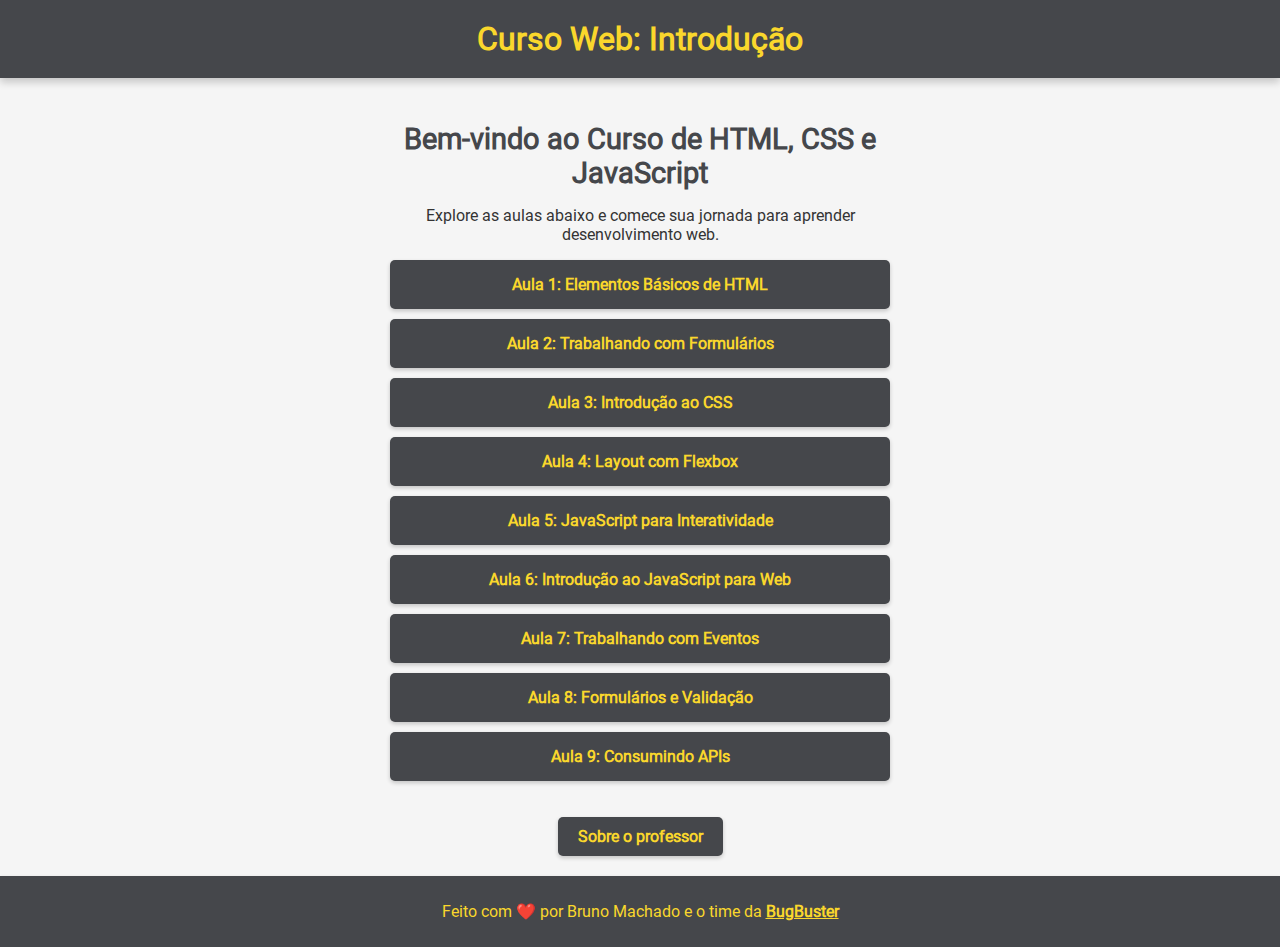
<file: index.html>
<!DOCTYPE html>
<html lang="pt-br">
  <head>
    <meta charset="UTF-8" />
    <meta name="viewport" content="width=device-width, initial-scale=1.0" />
    <title>Curso Web: Introdução</title>
    <link rel="stylesheet" href="./css/global.css" />
    <link rel="stylesheet" href="./css/components/header.css" />
    <link rel="stylesheet" href="./css/components/footer.css" />
    <link rel="stylesheet" href="./css/pages/home.css" />
  </head>
  <body>
    <nav>
      <h1>
        <a href="./index.html" class="nav-link">Curso Web: Introdução</a>
      </h1>
    </nav>
    <main>
      <section>
        <h2>Bem-vindo ao Curso de HTML, CSS e JavaScript</h2>
        <p>
          Explore as aulas abaixo e comece sua jornada para aprender
          desenvolvimento web.
        </p>
        <ul class="lesson-list">
          <li>
            <a href="./Aula1/index.html">Aula 1: Elementos Básicos de HTML</a>
          </li>
          <li>
            <a href="./Aula2/index.html">Aula 2: Trabalhando com Formulários</a>
          </li>
          <li><a href="./Aula3/index.html">Aula 3: Introdução ao CSS</a></li>
          <li><a href="./Aula4/index.html">Aula 4: Layout com Flexbox</a></li>
          <li>
            <a href="./Aula5/index.html"
              >Aula 5: JavaScript para Interatividade</a
            >
          </li>
          <li>
            <a href="./Aula6/index.html"
              >Aula 6: Introdução ao JavaScript para Web</a
            >
          </li>
          <li>
            <a href="./Aula7/index.html">Aula 7: Trabalhando com Eventos</a>
          </li>
          <li>
            <a href="./Aula8/index.html">Aula 8: Formulários e Validação</a>
          </li>
          <li><a href="./Aula9/index.html">Aula 9: Consumindo APIs</a></li>
        </ul>
        <a href="./about/index.html" class="about-link">Sobre o professor</a>
      </section>
    </main>
    <footer class="footer">
      <p>
        Feito com ❤️ por Bruno Machado e o time da
        <a href="https://brunomachadors.github.io/bugbuster/" target="_blank"
          >BugBuster</a
        >
      </p>
    </footer>
  </body>
</html>
</file>
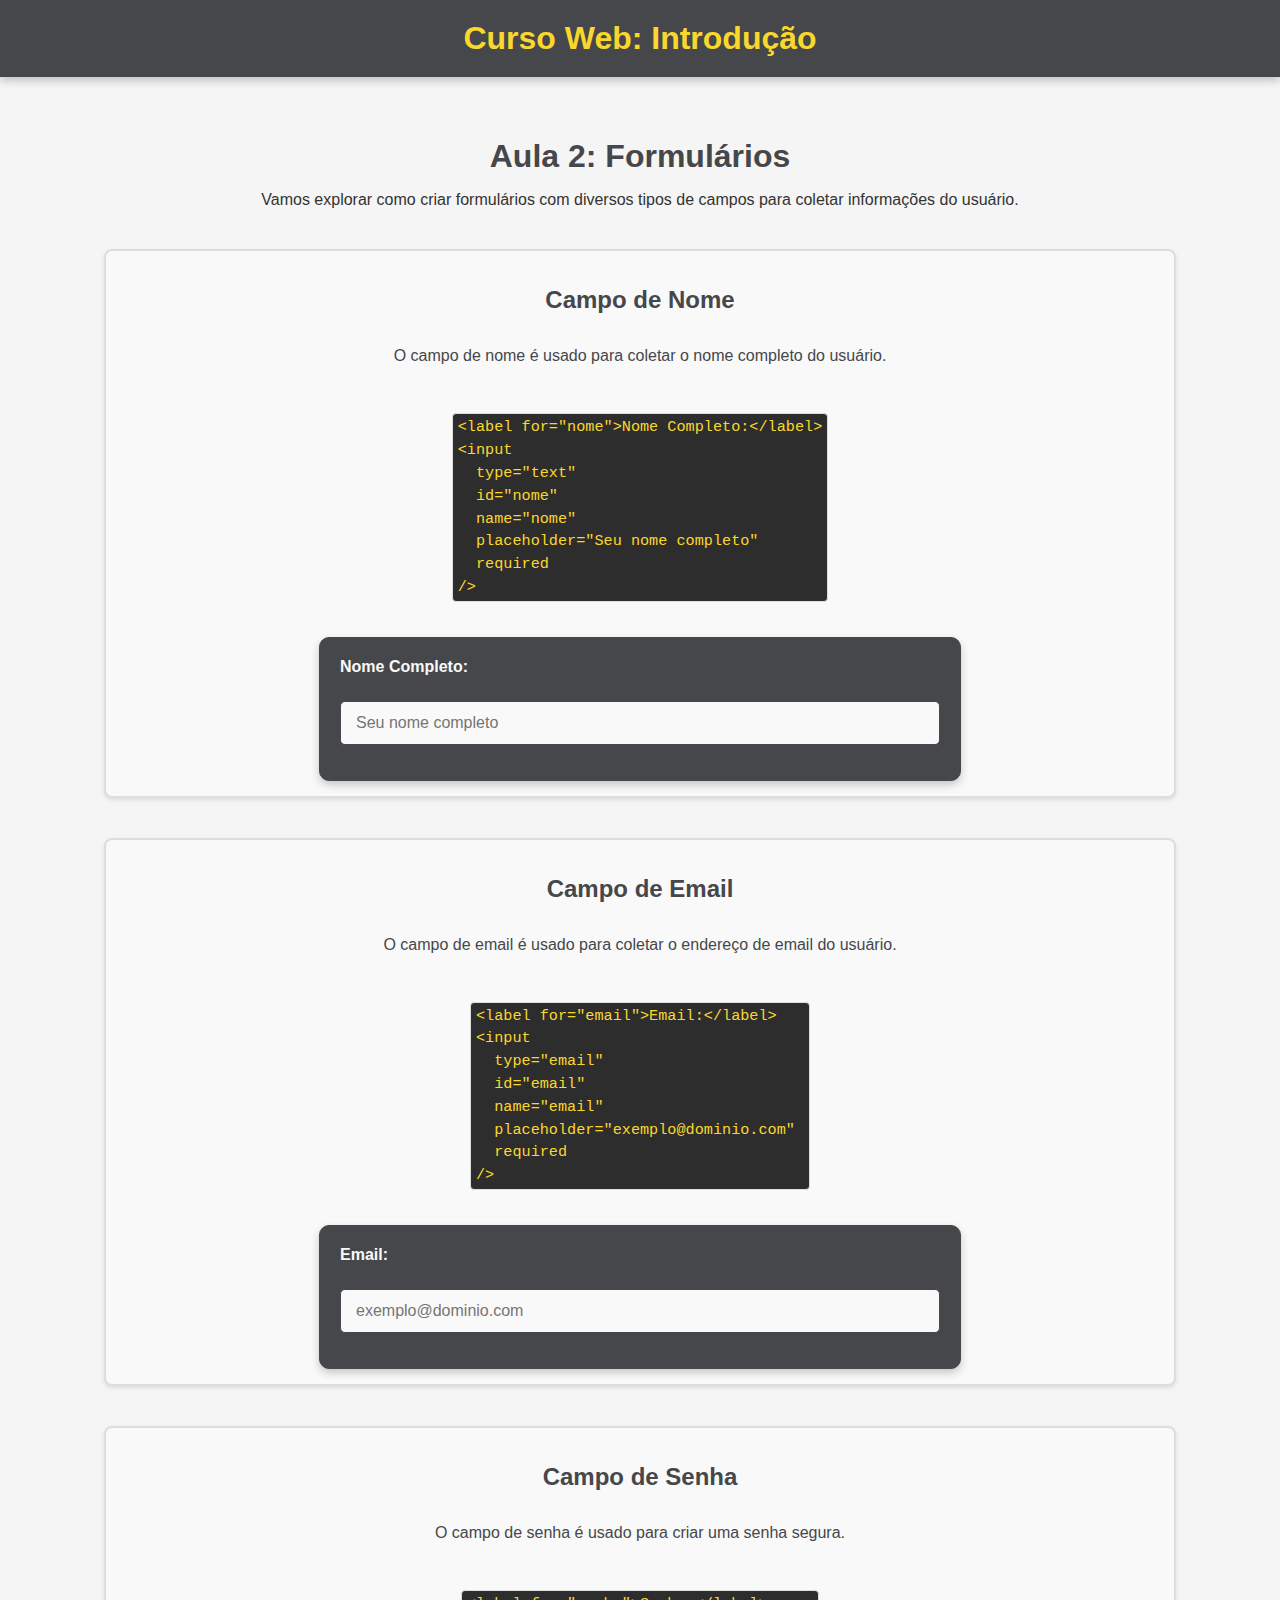
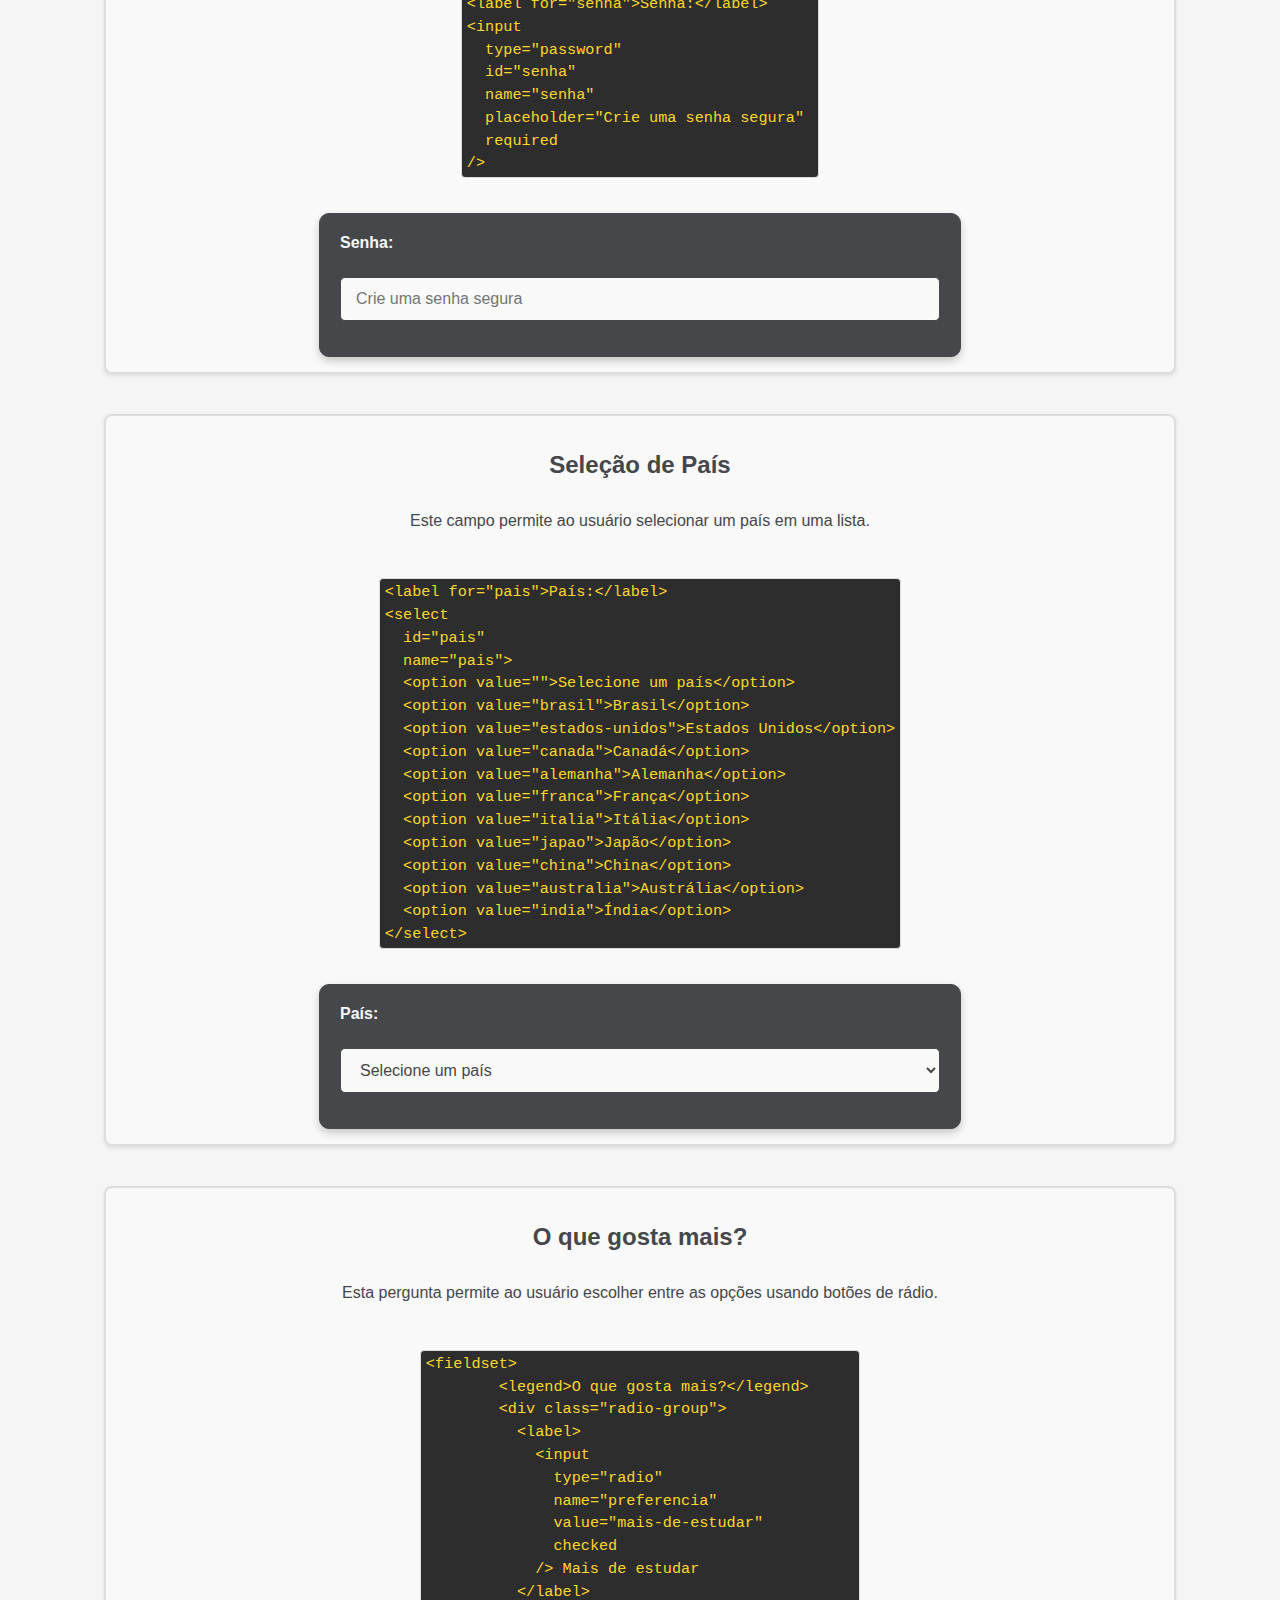
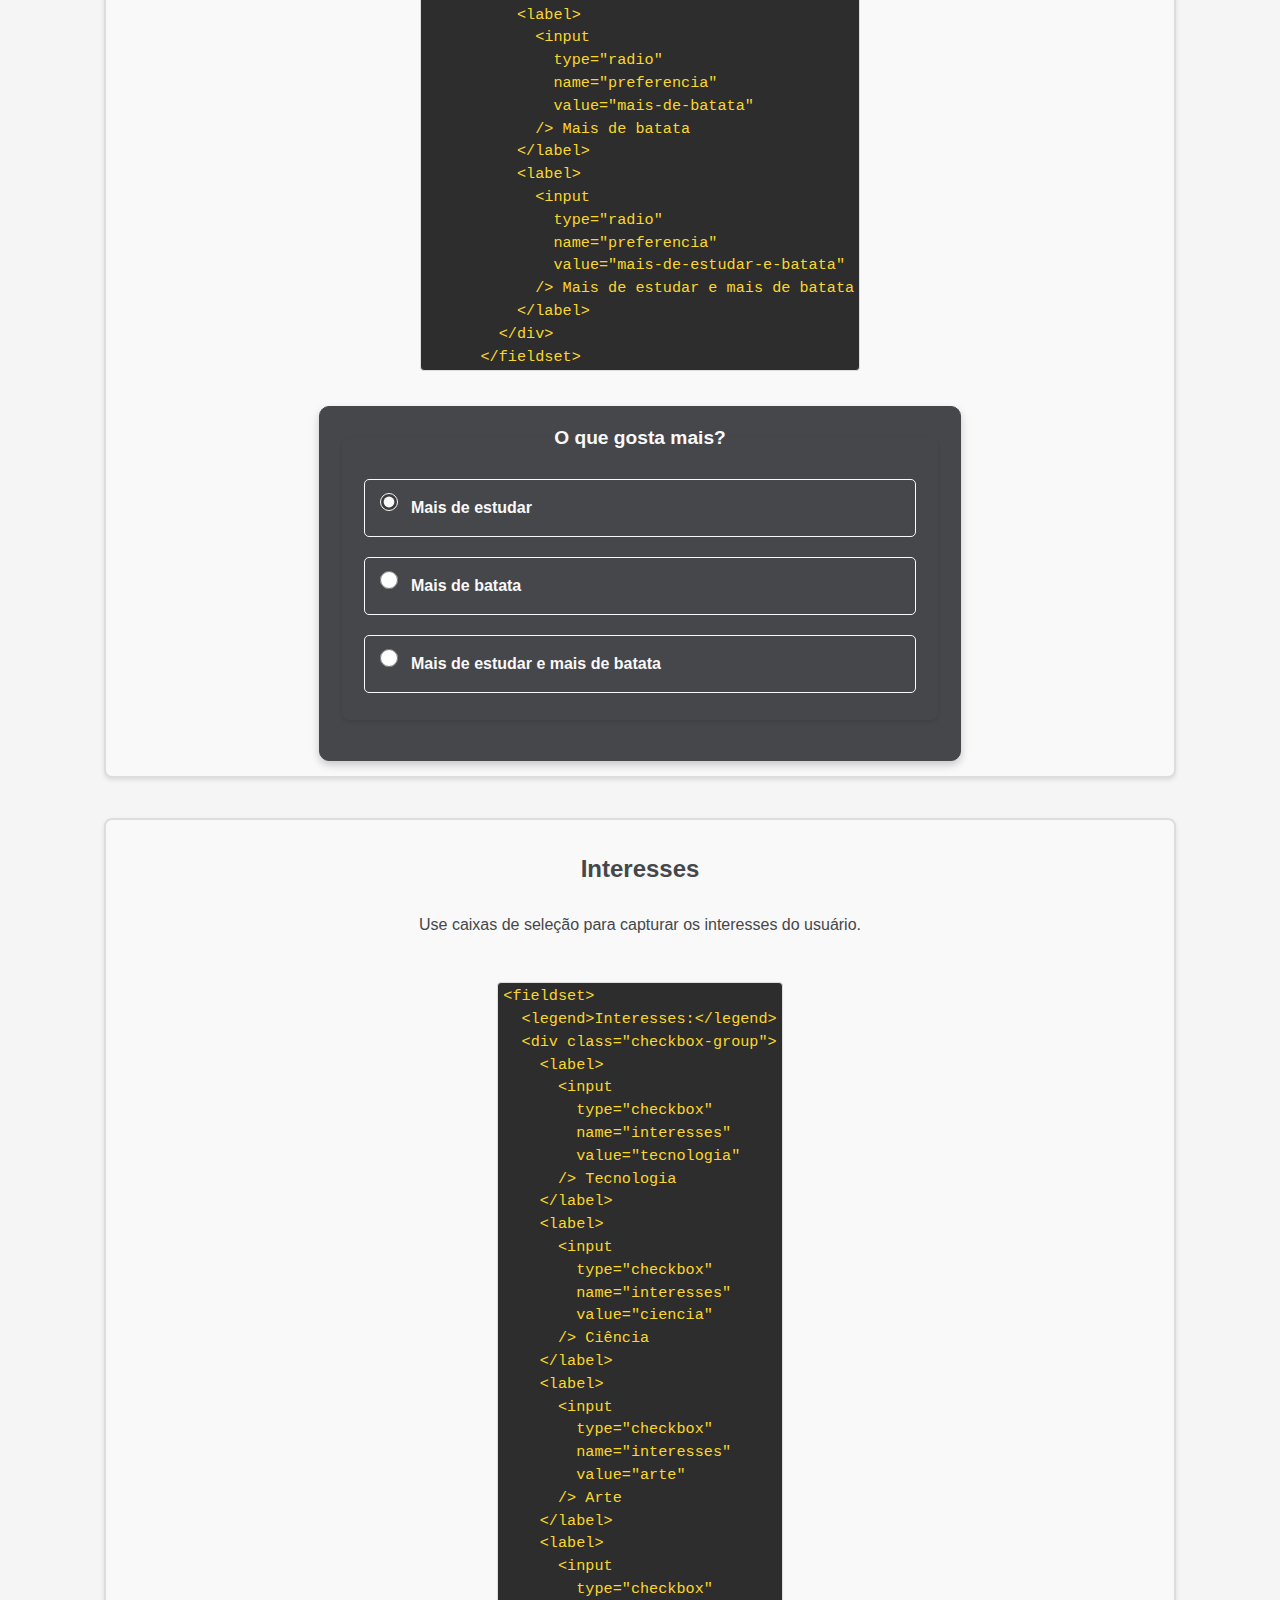
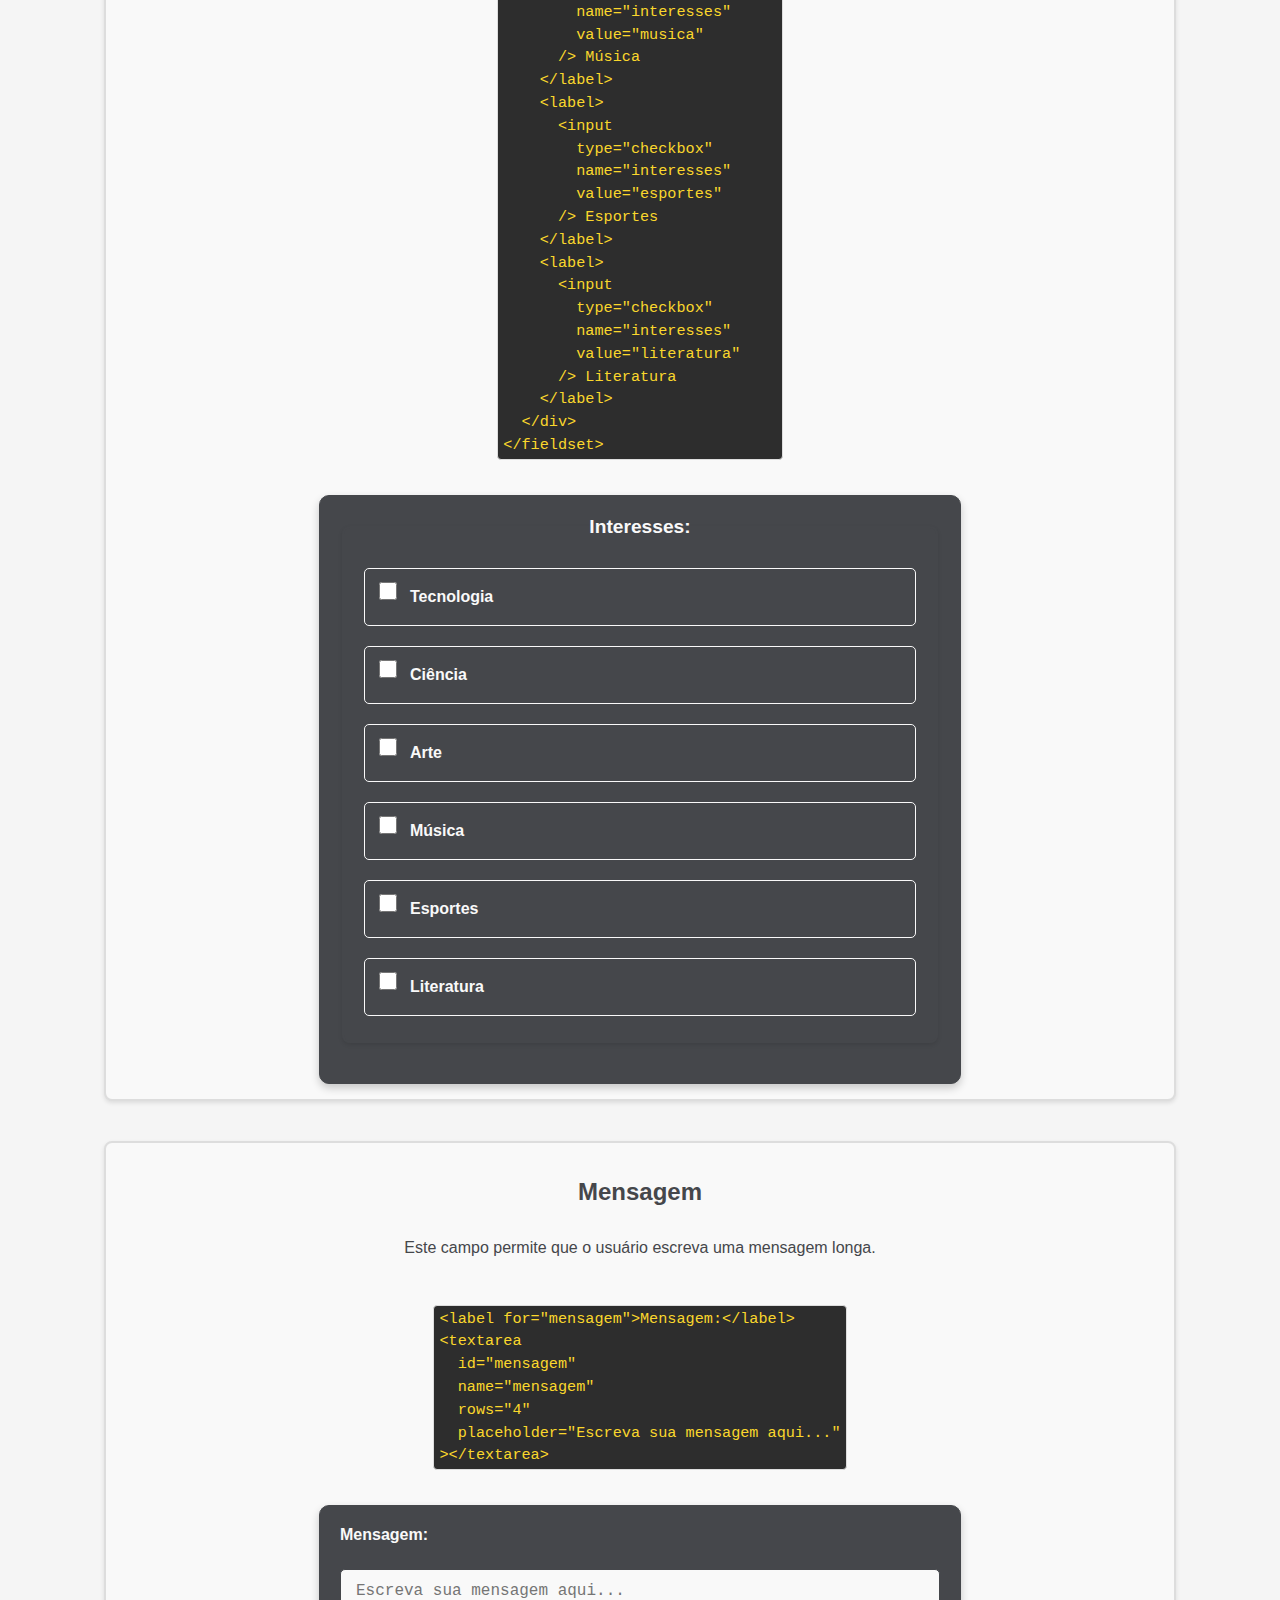
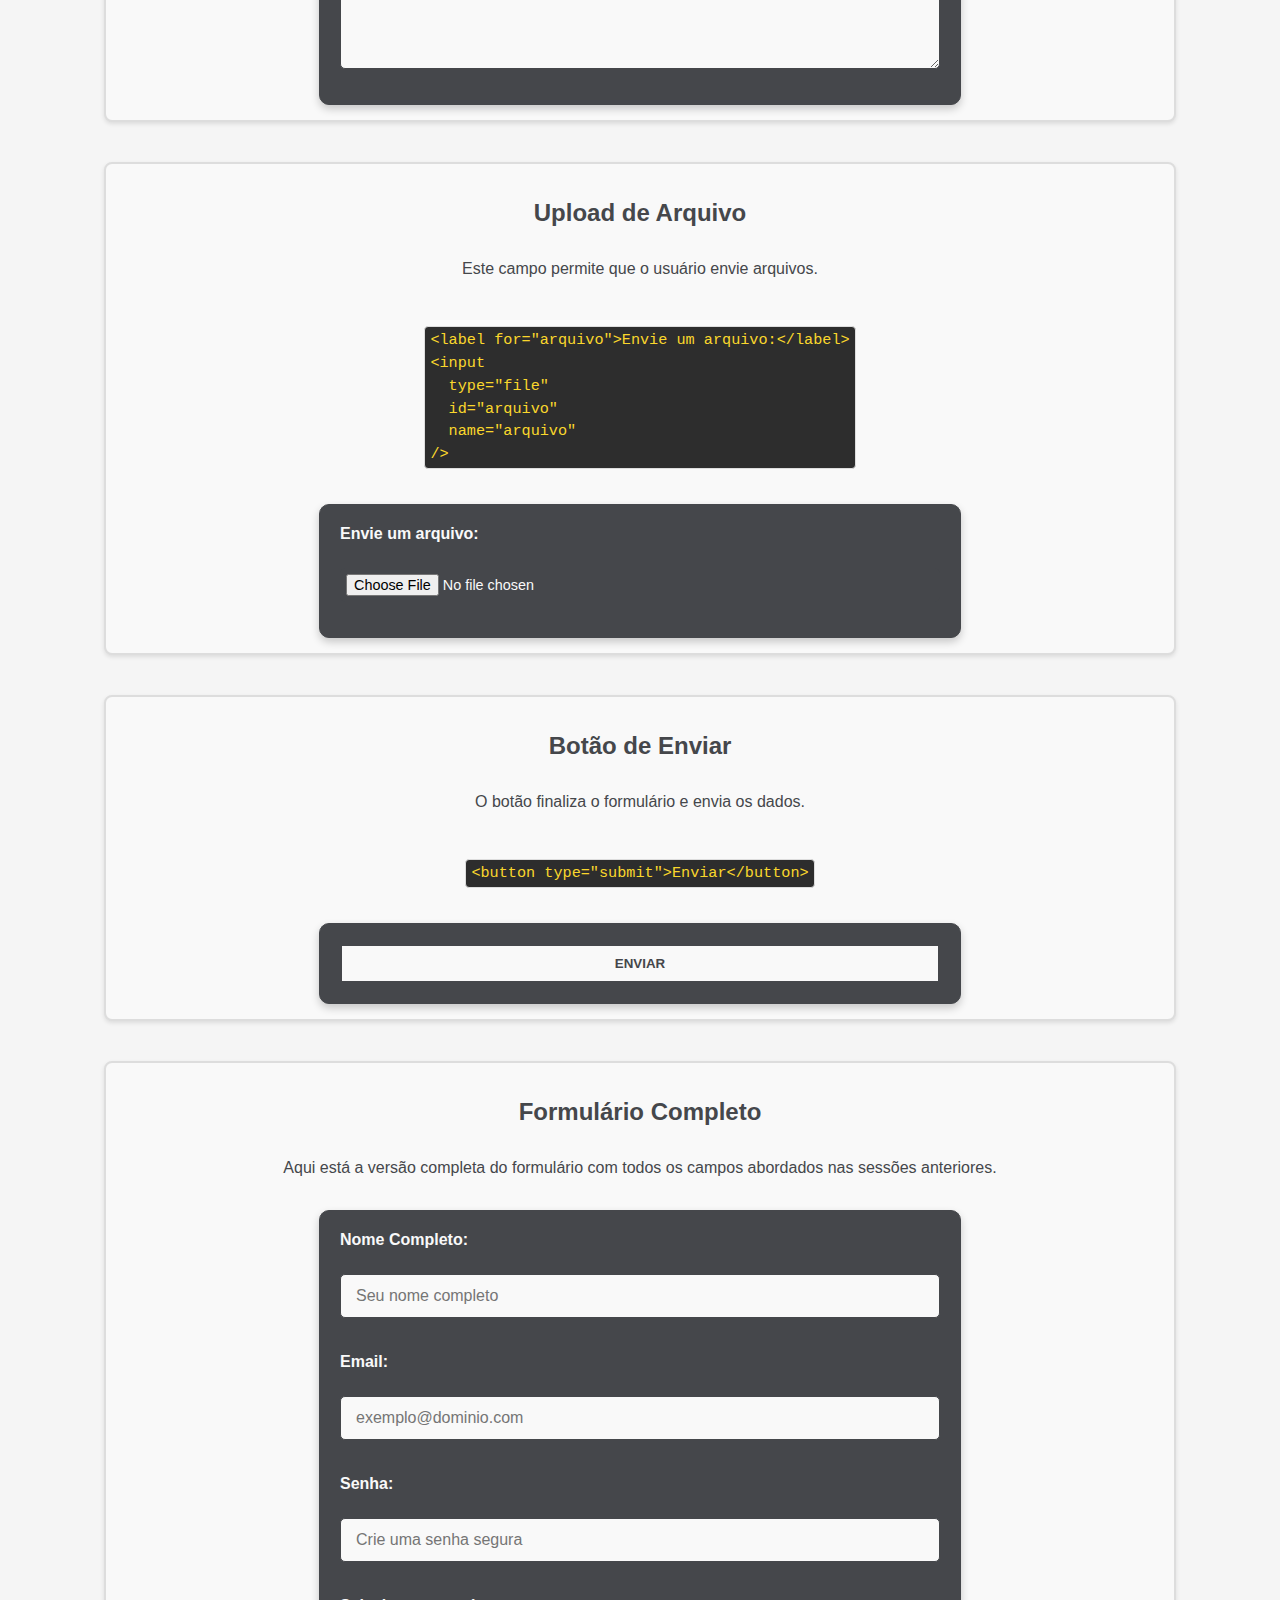
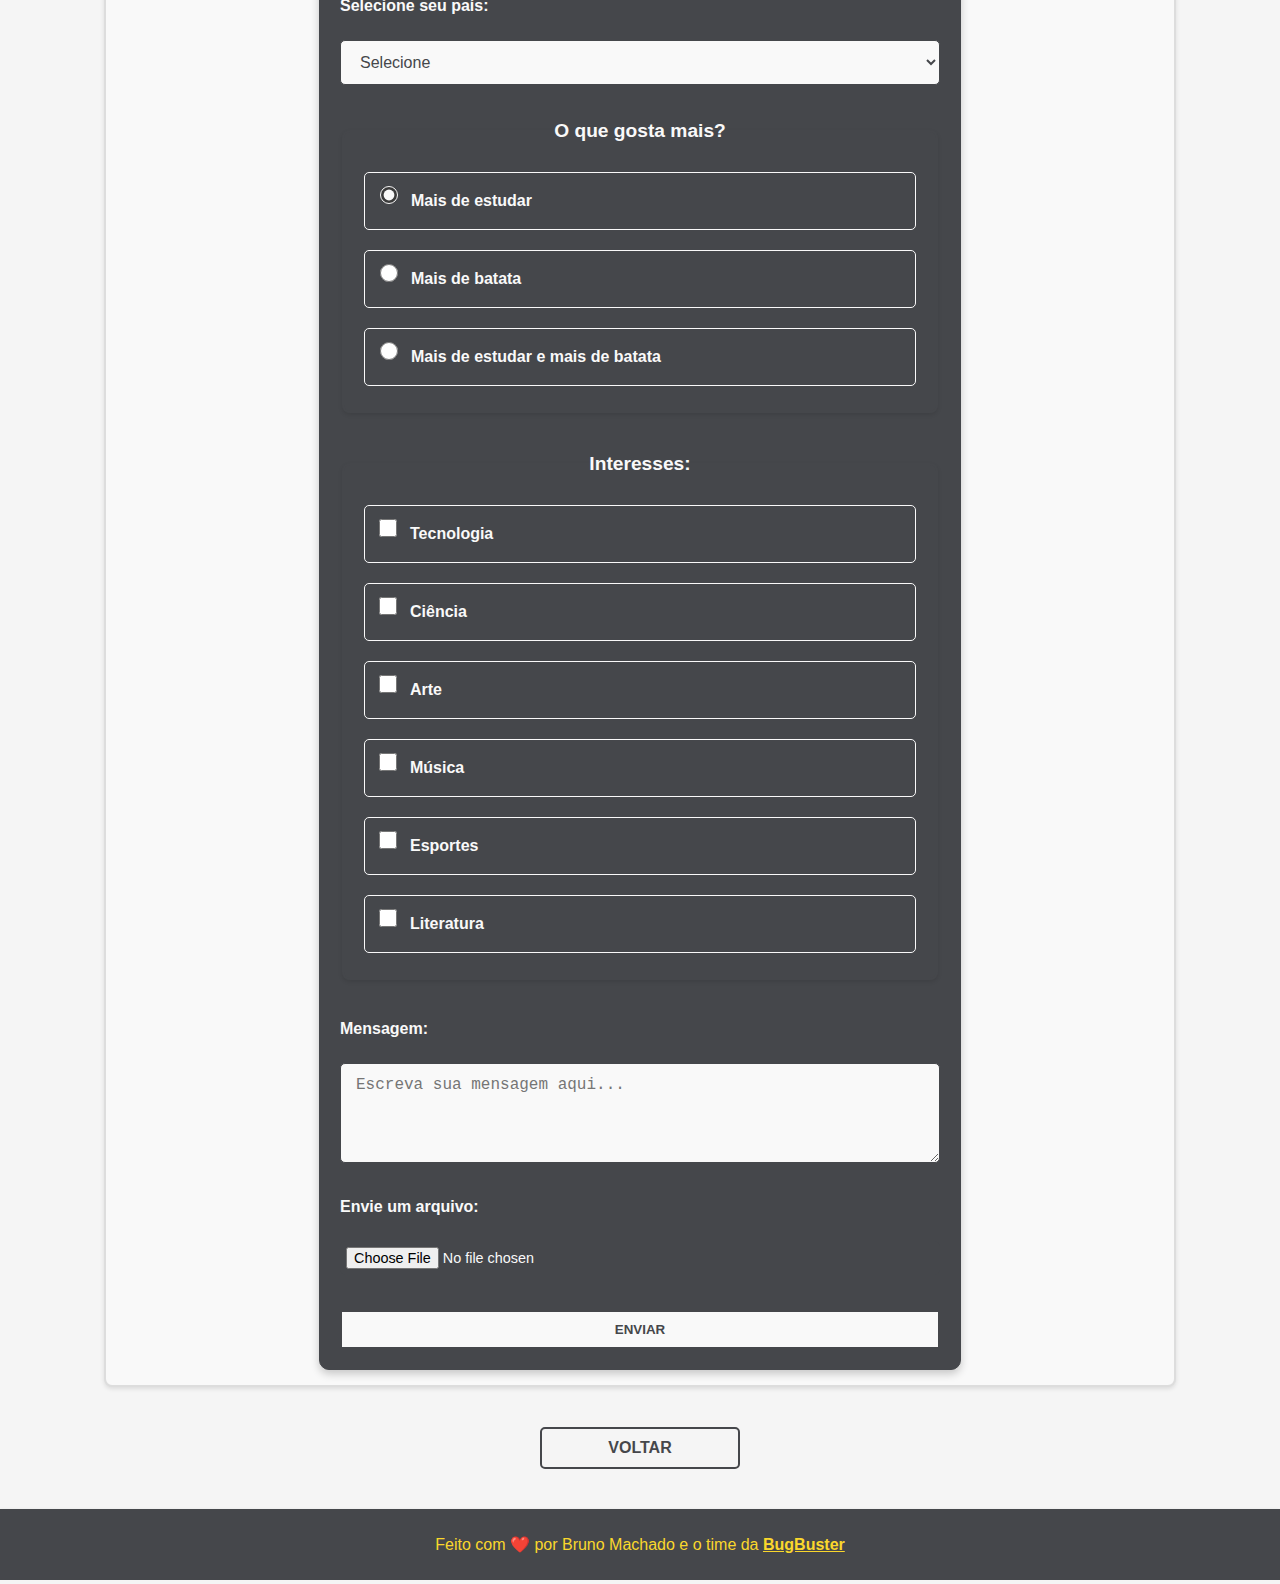
<file: Aula2/index.html>
<!DOCTYPE html>
<html lang="pt-br">
  <head>
    <meta charset="UTF-8" />
    <meta name="viewport" content="width=device-width, initial-scale=1.0" />
    <title>Aula 2: Formulários</title>
    <link rel="stylesheet" href="../css/components/header.css" />
    <link rel="stylesheet" href="../css/components/footer.css" />
    <link rel="stylesheet" href="../css/components/buttons.css" />
    <link rel="stylesheet" href="../css/lessons/lesson1.css" />
    <link rel="stylesheet" href="../css/lessons/lesson2.css" />
  </head>
  <body>
    <nav>
      <h1>
        <a href="../index.html" class="nav-link">Curso Web: Introdução</a>
      </h1>
    </nav>
    <main>
      <h1>Aula 2: Formulários</h1>
      <p>
        Vamos explorar como criar formulários com diversos tipos de campos para
        coletar informações do usuário.
      </p>

      <!-- Campo de Nome -->
      <section>
        <h2>Campo de Nome</h2>
        <div class="explanation">
          O campo de nome é usado para coletar o nome completo do usuário.
        </div>
        <pre class="code-block">
<code>&lt;label for="nome"&gt;Nome Completo:&lt;/label&gt;
&lt;input 
  type="text" 
  id="nome" 
  name="nome" 
  placeholder="Seu nome completo" 
  required 
/&gt;</code>
        </pre>
        <div class="result">
          <form>
            <label for="nome">Nome Completo:</label>
            <input
              type="text"
              id="nome"
              name="nome"
              placeholder="Seu nome completo"
              required
            />
          </form>
        </div>
      </section>

      <!-- Campo de Email -->
      <section>
        <h2>Campo de Email</h2>
        <div class="explanation">
          O campo de email é usado para coletar o endereço de email do usuário.
        </div>
        <pre class="code-block">
<code>&lt;label for="email"&gt;Email:&lt;/label&gt;
&lt;input 
  type="email" 
  id="email" 
  name="email" 
  placeholder="exemplo@dominio.com" 
  required 
/&gt;</code>
        </pre>
        <div class="result">
          <form>
            <label for="email">Email:</label>
            <input
              type="email"
              id="email"
              name="email"
              placeholder="exemplo@dominio.com"
              required
            />
          </form>
        </div>
      </section>

      <!-- Campo de Senha -->
      <section>
        <h2>Campo de Senha</h2>
        <div class="explanation">
          O campo de senha é usado para criar uma senha segura.
        </div>
        <pre class="code-block">
<code>&lt;label for="senha"&gt;Senha:&lt;/label&gt;
&lt;input 
  type="password" 
  id="senha" 
  name="senha" 
  placeholder="Crie uma senha segura" 
  required 
/&gt;</code>
        </pre>
        <div class="result">
          <form>
            <label for="senha">Senha:</label>
            <input
              type="password"
              id="senha"
              name="senha"
              placeholder="Crie uma senha segura"
              required
            />
          </form>
        </div>
      </section>

      <!-- Campo de Seleção de País -->
      <section>
        <h2>Seleção de País</h2>
        <div class="explanation">
          Este campo permite ao usuário selecionar um país em uma lista.
        </div>
        <pre class="code-block">
<code>&lt;label for="pais"&gt;País:&lt;/label&gt;
&lt;select 
  id="pais" 
  name="pais"&gt;
  &lt;option value=""&gt;Selecione um país&lt;/option&gt;
  &lt;option value="brasil"&gt;Brasil&lt;/option&gt;
  &lt;option value="estados-unidos"&gt;Estados Unidos&lt;/option&gt;
  &lt;option value="canada"&gt;Canadá&lt;/option&gt;
  &lt;option value="alemanha"&gt;Alemanha&lt;/option&gt;
  &lt;option value="franca"&gt;França&lt;/option&gt;
  &lt;option value="italia"&gt;Itália&lt;/option&gt;
  &lt;option value="japao"&gt;Japão&lt;/option&gt;
  &lt;option value="china"&gt;China&lt;/option&gt;
  &lt;option value="australia"&gt;Austrália&lt;/option&gt;
  &lt;option value="india"&gt;Índia&lt;/option&gt;
&lt;/select&gt;</code>
        </pre>
        <div class="result">
          <form>
            <label for="pais">País:</label>
            <select id="pais" name="pais">
              <option value="">Selecione um país</option>
              <option value="brasil">Brasil</option>
              <option value="estados-unidos">Estados Unidos</option>
              <option value="canada">Canadá</option>
              <option value="alemanha">Alemanha</option>
              <option value="franca">França</option>
              <option value="italia">Itália</option>
              <option value="japao">Japão</option>
              <option value="china">China</option>
              <option value="australia">Austrália</option>
              <option value="india">Índia</option>
            </select>
          </form>
        </div>
      </section>

      <!-- Gosta mais de que? -->
      <section>
        <h2>O que gosta mais?</h2>
        <div class="explanation">
          Esta pergunta permite ao usuário escolher entre as opções usando
          botões de rádio.
        </div>
        <pre class="code-block">
      <code>&lt;fieldset&gt;
        &lt;legend&gt;O que gosta mais?&lt;/legend&gt;
        &lt;div class="radio-group"&gt;
          &lt;label&gt;
            &lt;input 
              type="radio" 
              name="preferencia" 
              value="mais-de-estudar" 
              checked 
            /&gt; Mais de estudar
          &lt;/label&gt;
          &lt;label&gt;
            &lt;input 
              type="radio" 
              name="preferencia" 
              value="mais-de-batata" 
            /&gt; Mais de batata
          &lt;/label&gt;
          &lt;label&gt;
            &lt;input 
              type="radio" 
              name="preferencia" 
              value="mais-de-estudar-e-batata" 
            /&gt; Mais de estudar e mais de batata
          &lt;/label&gt;
        &lt;/div&gt;
      &lt;/fieldset&gt;</code>
        </pre>
        <div class="result">
          <form>
            <fieldset>
              <legend>O que gosta mais?</legend>
              <div class="radio-group">
                <label>
                  <input
                    type="radio"
                    name="preferencia"
                    value="mais-de-estudar"
                    checked
                  />
                  Mais de estudar
                </label>
                <label>
                  <input
                    type="radio"
                    name="preferencia"
                    value="mais-de-batata"
                  />
                  Mais de batata
                </label>
                <label>
                  <input
                    type="radio"
                    name="preferencia"
                    value="mais-de-estudar-e-batata"
                  />
                  Mais de estudar e mais de batata
                </label>
              </div>
            </fieldset>
          </form>
        </div>
      </section>

      <!-- Interesses -->
      <section>
        <h2>Interesses</h2>
        <div class="explanation">
          Use caixas de seleção para capturar os interesses do usuário.
        </div>
        <pre class="code-block">
<code>&lt;fieldset&gt;
  &lt;legend&gt;Interesses:&lt;/legend&gt;
  &lt;div class="checkbox-group"&gt;
    &lt;label&gt;
      &lt;input 
        type="checkbox" 
        name="interesses" 
        value="tecnologia" 
      /&gt; Tecnologia
    &lt;/label&gt;
    &lt;label&gt;
      &lt;input 
        type="checkbox" 
        name="interesses" 
        value="ciencia" 
      /&gt; Ciência
    &lt;/label&gt;
    &lt;label&gt;
      &lt;input 
        type="checkbox" 
        name="interesses" 
        value="arte" 
      /&gt; Arte
    &lt;/label&gt;
    &lt;label&gt;
      &lt;input 
        type="checkbox" 
        name="interesses" 
        value="musica" 
      /&gt; Música
    &lt;/label&gt;
    &lt;label&gt;
      &lt;input 
        type="checkbox" 
        name="interesses" 
        value="esportes" 
      /&gt; Esportes
    &lt;/label&gt;
    &lt;label&gt;
      &lt;input 
        type="checkbox" 
        name="interesses" 
        value="literatura" 
      /&gt; Literatura
    &lt;/label&gt;
  &lt;/div&gt;
&lt;/fieldset&gt;</code>
        </pre>
        <div class="result">
          <form>
            <fieldset>
              <legend>Interesses:</legend>
              <div class="checkbox-group">
                <label>
                  <input type="checkbox" name="interesses" value="tecnologia" />
                  Tecnologia
                </label>
                <label>
                  <input type="checkbox" name="interesses" value="ciencia" />
                  Ciência
                </label>
                <label>
                  <input type="checkbox" name="interesses" value="arte" />
                  Arte
                </label>
                <label>
                  <input type="checkbox" name="interesses" value="musica" />
                  Música
                </label>
                <label>
                  <input type="checkbox" name="interesses" value="esportes" />
                  Esportes
                </label>
                <label>
                  <input type="checkbox" name="interesses" value="literatura" />
                  Literatura
                </label>
              </div>
            </fieldset>
          </form>
        </div>
      </section>

      <!-- Mensagem -->
      <section>
        <h2>Mensagem</h2>
        <div class="explanation">
          Este campo permite que o usuário escreva uma mensagem longa.
        </div>
        <pre class="code-block">
<code>&lt;label for="mensagem"&gt;Mensagem:&lt;/label&gt;
&lt;textarea 
  id="mensagem" 
  name="mensagem" 
  rows="4" 
  placeholder="Escreva sua mensagem aqui..."
&gt;&lt;/textarea&gt;</code>
        </pre>
        <div class="result">
          <form>
            <label for="mensagem">Mensagem:</label>
            <textarea
              id="mensagem"
              name="mensagem"
              rows="4"
              placeholder="Escreva sua mensagem aqui..."
            ></textarea>
          </form>
        </div>
      </section>

      <!-- Upload de Arquivo -->
      <section>
        <h2>Upload de Arquivo</h2>
        <div class="explanation">
          Este campo permite que o usuário envie arquivos.
        </div>
        <pre class="code-block">
<code>&lt;label for="arquivo"&gt;Envie um arquivo:&lt;/label&gt;
&lt;input 
  type="file" 
  id="arquivo" 
  name="arquivo" 
/&gt;</code>
        </pre>
        <div class="result">
          <form>
            <label for="arquivo">Envie um arquivo:</label>
            <input type="file" id="arquivo" name="arquivo" />
          </form>
        </div>
      </section>

      <!-- Botão de Enviar -->
      <section>
        <h2>Botão de Enviar</h2>
        <div class="explanation">
          O botão finaliza o formulário e envia os dados.
        </div>
        <pre class="code-block">
<code>&lt;button type="submit"&gt;Enviar&lt;/button&gt;</code>
        </pre>
        <div class="result">
          <form>
            <button type="submit">Enviar</button>
          </form>
        </div>
      </section>

      <section>
        <h2>Formulário Completo</h2>
        <div class="explanation">
          Aqui está a versão completa do formulário com todos os campos
          abordados nas sessões anteriores.
        </div>
        <div class="result">
          <form action="#" method="POST">
            <label for="nome">Nome Completo:</label>
            <input
              type="text"
              id="nome"
              name="nome"
              placeholder="Seu nome completo"
              required
            />

            <label for="email">Email:</label>
            <input
              type="email"
              id="email"
              name="email"
              placeholder="exemplo@dominio.com"
              required
            />

            <label for="senha">Senha:</label>
            <input
              type="password"
              id="senha"
              name="senha"
              placeholder="Crie uma senha segura"
              required
            />

            <label for="pais">Selecione seu país:</label>
            <select id="pais" name="pais" required>
              <option value="">Selecione</option>
              <option value="brasil">Brasil</option>
              <option value="portugal">Portugal</option>
              <option value="eua">Estados Unidos</option>
              <option value="canada">Canadá</option>
              <option value="japao">Japão</option>
              <option value="alemanha">Alemanha</option>
              <option value="franca">França</option>
              <option value="india">Índia</option>
              <option value="china">China</option>
              <option value="australia">Austrália</option>
            </select>

            <fieldset>
              <legend>O que gosta mais?</legend>
              <div class="radio-group">
                <label>
                  <input
                    type="radio"
                    name="preferencia"
                    value="mais-de-estudar"
                    checked
                  />
                  Mais de estudar
                </label>
                <label>
                  <input
                    type="radio"
                    name="preferencia"
                    value="mais-de-batata"
                  />
                  Mais de batata
                </label>
                <label>
                  <input
                    type="radio"
                    name="preferencia"
                    value="mais-de-estudar-e-batata"
                  />
                  Mais de estudar e mais de batata
                </label>
              </div>
            </fieldset>

            <fieldset>
              <legend>Interesses:</legend>
              <div class="checkbox-group">
                <label>
                  <input type="checkbox" name="interesses" value="tecnologia" />
                  Tecnologia
                </label>
                <label>
                  <input type="checkbox" name="interesses" value="ciencia" />
                  Ciência
                </label>
                <label>
                  <input type="checkbox" name="interesses" value="arte" />
                  Arte
                </label>
                <label>
                  <input type="checkbox" name="interesses" value="musica" />
                  Música
                </label>
                <label>
                  <input type="checkbox" name="interesses" value="esportes" />
                  Esportes
                </label>
                <label>
                  <input type="checkbox" name="interesses" value="literatura" />
                  Literatura
                </label>
              </div>
            </fieldset>

            <label for="mensagem">Mensagem:</label>
            <textarea
              id="mensagem"
              name="mensagem"
              rows="4"
              placeholder="Escreva sua mensagem aqui..."
            ></textarea>

            <label for="arquivo">Envie um arquivo:</label>
            <input type="file" id="arquivo" name="arquivo" />

            <button type="submit">Enviar</button>
          </form>
        </div>
      </section>

      <button
        onclick="window.location.href='../index.html'"
        class="button outlined"
      >
        Voltar
      </button>
    </main>
    <footer class="footer">
      <p>
        Feito com ❤️ por Bruno Machado e o time da
        <a href="https://brunomachadors.github.io/bugbuster/" target="_blank"
          >BugBuster</a
        >
      </p>
    </footer>
  </body>
</html>
</file>
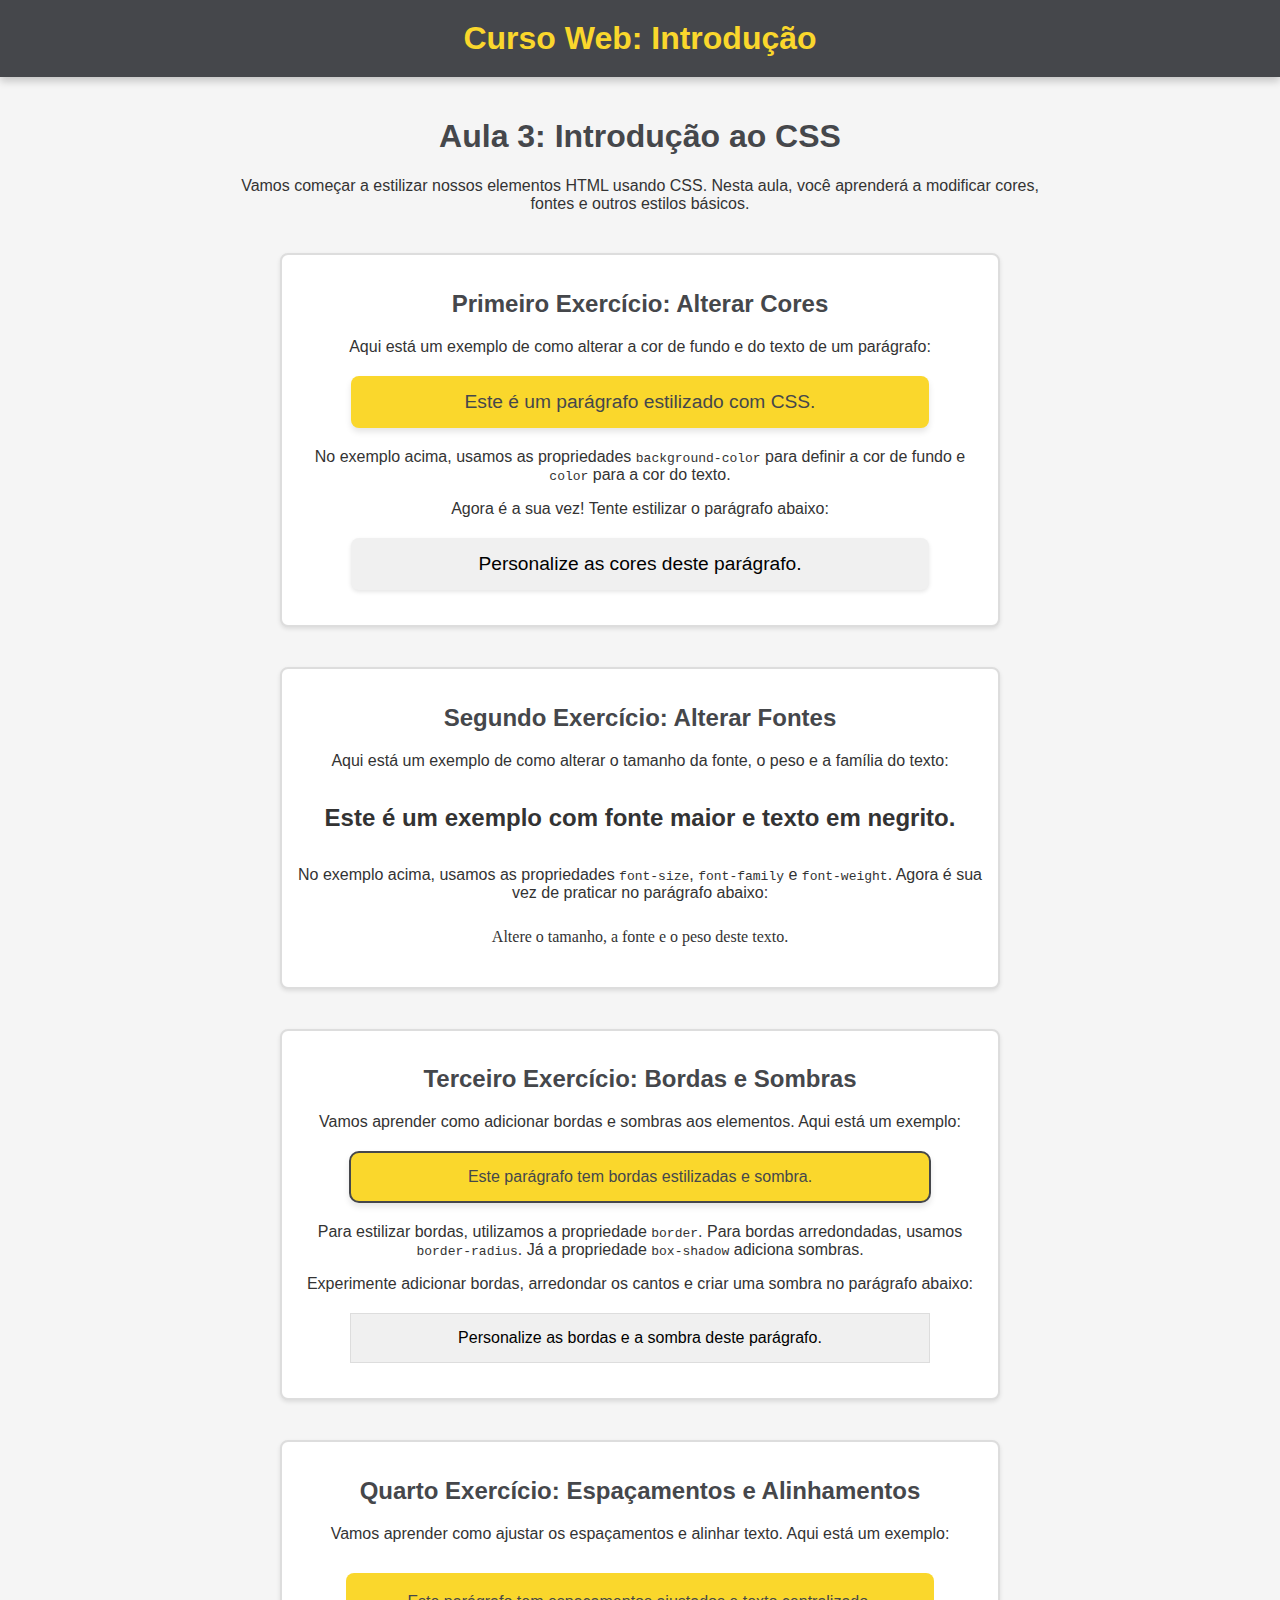
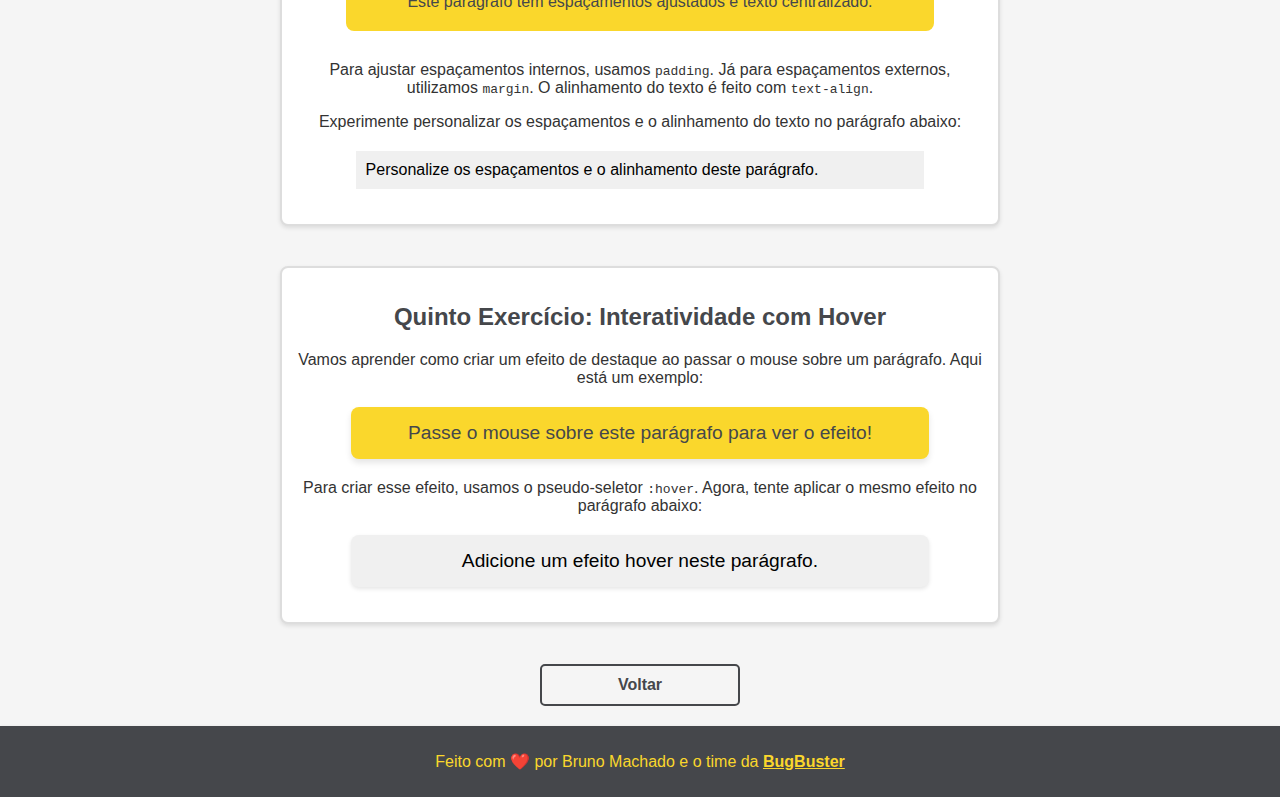
<file: Aula3/index.html>
<!DOCTYPE html>
<html lang="pt-br">
  <head>
    <meta charset="UTF-8" />
    <meta name="viewport" content="width=device-width, initial-scale=1.0" />
    <title>Aula 3: Introdução ao CSS</title>
    <link rel="stylesheet" href="../css/components/header.css" />
    <link rel="stylesheet" href="../css/components/footer.css" />
    <link rel="stylesheet" href="../css/components/buttons.css" />
    <link rel="stylesheet" href="../css/lessons/lesson3.css" />
  </head>
  <body>
    <nav>
      <h1>
        <a href="../index.html" class="nav-link">Curso Web: Introdução</a>
      </h1>
    </nav>
    <main>
      <h1>Aula 3: Introdução ao CSS</h1>
      <p>
        Vamos começar a estilizar nossos elementos HTML usando CSS. Nesta aula,
        você aprenderá a modificar cores, fontes e outros estilos básicos.
      </p>

      <section>
        <h2>Primeiro Exercício: Alterar Cores</h2>
        <p>
          Aqui está um exemplo de como alterar a cor de fundo e do texto de um
          parágrafo:
        </p>
        <div class="example">
          <p id="styled-paragraph">Este é um parágrafo estilizado com CSS.</p>
        </div>
        <p>
          No exemplo acima, usamos as propriedades
          <code>background-color</code> para definir a cor de fundo e
          <code>color</code> para a cor do texto.
        </p>
        <p>Agora é a sua vez! Tente estilizar o parágrafo abaixo:</p>
        <div class="exercise">
          <p id="exercise-paragraph">Personalize as cores deste parágrafo.</p>
        </div>
      </section>

      <section>
        <h2>Segundo Exercício: Alterar Fontes</h2>
        <p>
          Aqui está um exemplo de como alterar o tamanho da fonte, o peso e a
          família do texto:
        </p>
        <div class="example">
          <p id="styled-font">
            Este é um exemplo com fonte maior e texto em negrito.
          </p>
        </div>
        <p>
          No exemplo acima, usamos as propriedades <code>font-size</code>,
          <code>font-family</code> e <code>font-weight</code>. Agora é sua vez
          de praticar no parágrafo abaixo:
        </p>
        <div class="exercise">
          <p id="exercise-font">
            Altere o tamanho, a fonte e o peso deste texto.
          </p>
        </div>
      </section>

      <section>
        <h2>Terceiro Exercício: Bordas e Sombras</h2>
        <p>
          Vamos aprender como adicionar bordas e sombras aos elementos. Aqui
          está um exemplo:
        </p>
        <div class="example">
          <p id="styled-border">
            Este parágrafo tem bordas estilizadas e sombra.
          </p>
        </div>
        <p>
          Para estilizar bordas, utilizamos a propriedade <code>border</code>.
          Para bordas arredondadas, usamos <code>border-radius</code>. Já a
          propriedade <code>box-shadow</code> adiciona sombras.
        </p>
        <p>
          Experimente adicionar bordas, arredondar os cantos e criar uma sombra
          no parágrafo abaixo:
        </p>
        <div class="exercise">
          <p id="exercise-border">
            Personalize as bordas e a sombra deste parágrafo.
          </p>
        </div>
      </section>

      <section>
        <h2>Quarto Exercício: Espaçamentos e Alinhamentos</h2>
        <p>
          Vamos aprender como ajustar os espaçamentos e alinhar texto. Aqui está
          um exemplo:
        </p>
        <div class="example">
          <p id="styled-spacing">
            Este parágrafo tem espaçamentos ajustados e texto centralizado.
          </p>
        </div>
        <p>
          Para ajustar espaçamentos internos, usamos <code>padding</code>. Já
          para espaçamentos externos, utilizamos <code>margin</code>. O
          alinhamento do texto é feito com <code>text-align</code>.
        </p>
        <p>
          Experimente personalizar os espaçamentos e o alinhamento do texto no
          parágrafo abaixo:
        </p>
        <div class="exercise">
          <p id="exercise-spacing">
            Personalize os espaçamentos e o alinhamento deste parágrafo.
          </p>
        </div>
      </section>

      <section>
        <h2>Quinto Exercício: Interatividade com Hover</h2>
        <p>
          Vamos aprender como criar um efeito de destaque ao passar o mouse
          sobre um parágrafo. Aqui está um exemplo:
        </p>
        <div class="example">
          <p id="styled-hover">
            Passe o mouse sobre este parágrafo para ver o efeito!
          </p>
        </div>
        <p>
          Para criar esse efeito, usamos o pseudo-seletor <code>:hover</code>.
          Agora, tente aplicar o mesmo efeito no parágrafo abaixo:
        </p>
        <div class="exercise">
          <p id="exercise-hover">Adicione um efeito hover neste parágrafo.</p>
        </div>
      </section>

      <button
        onclick="window.location.href='../index.html'"
        class="button outlined"
      >
        Voltar
      </button>
    </main>
    <footer class="footer">
      <p>
        Feito com ❤️ por Bruno Machado e o time da
        <a href="https://brunomachadors.github.io/bugbuster/" target="_blank"
          >BugBuster</a
        >
      </p>
    </footer>
  </body>
</html>
</file>
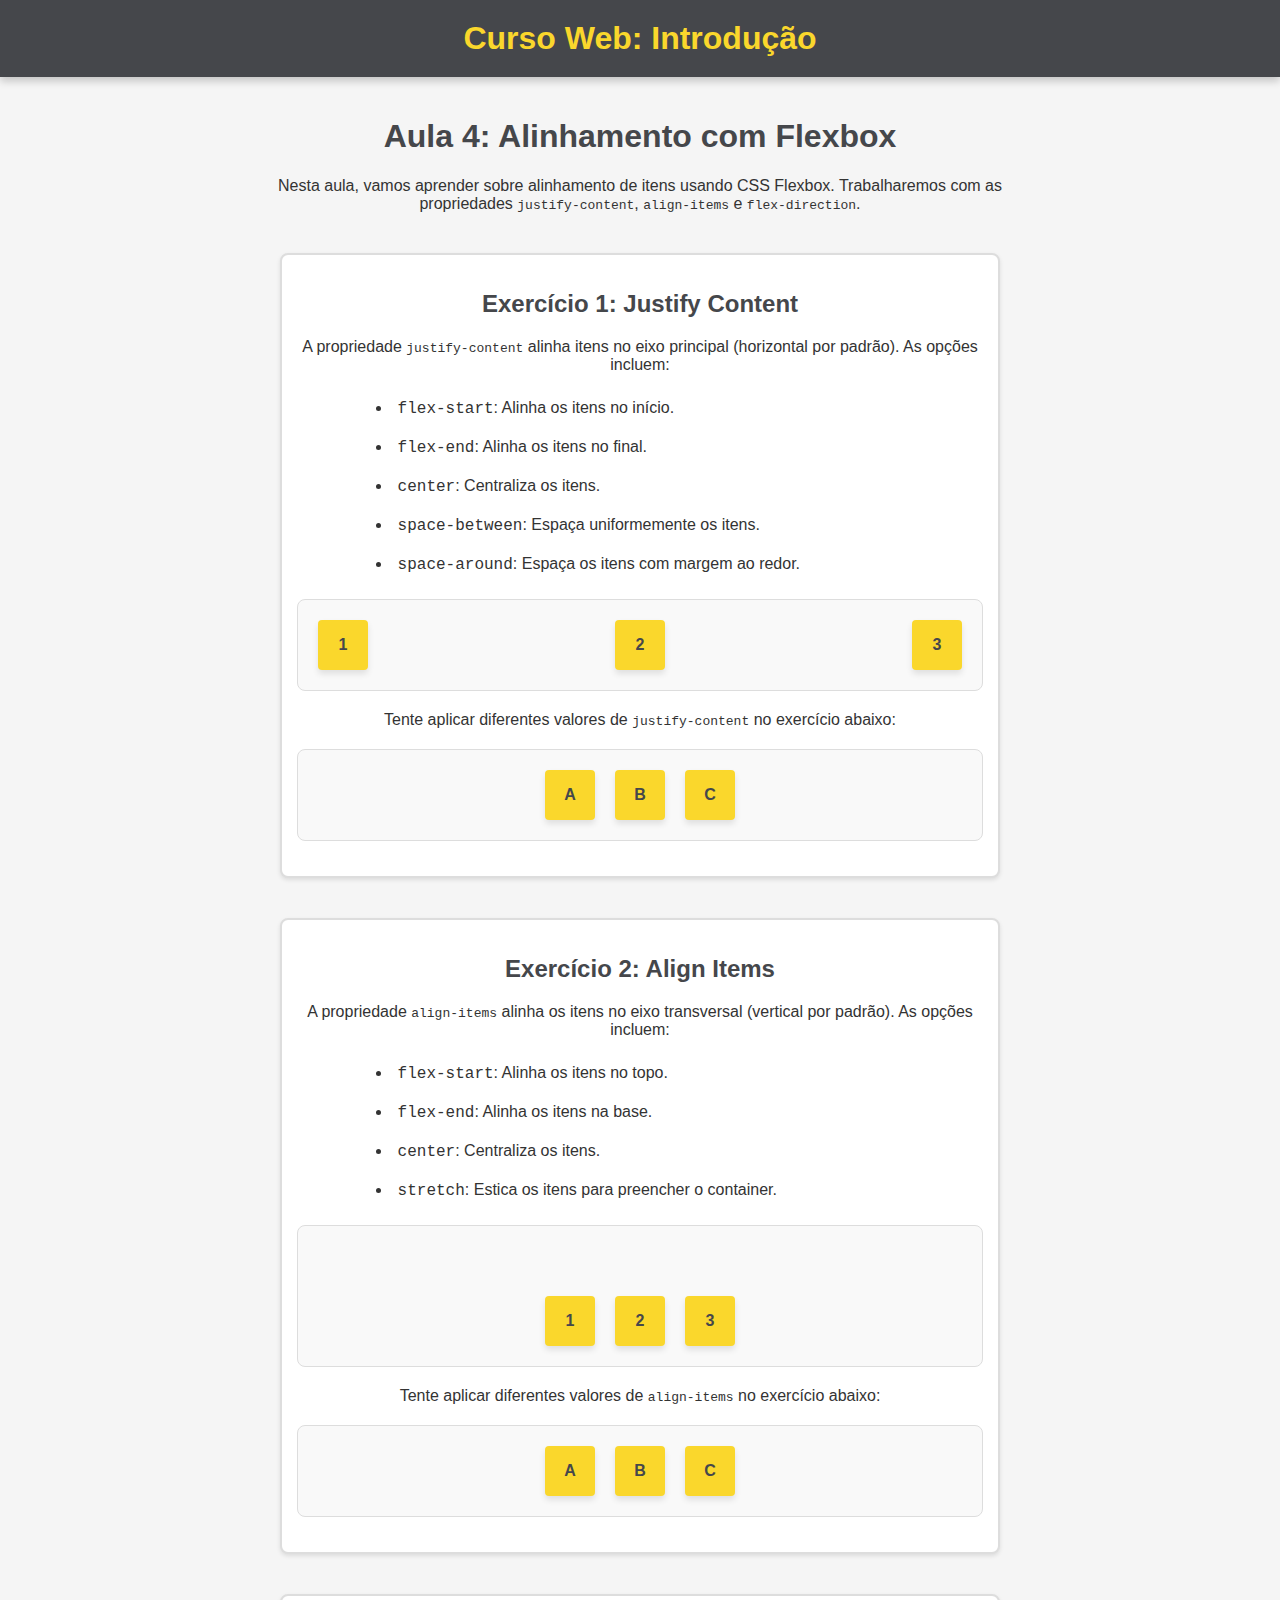
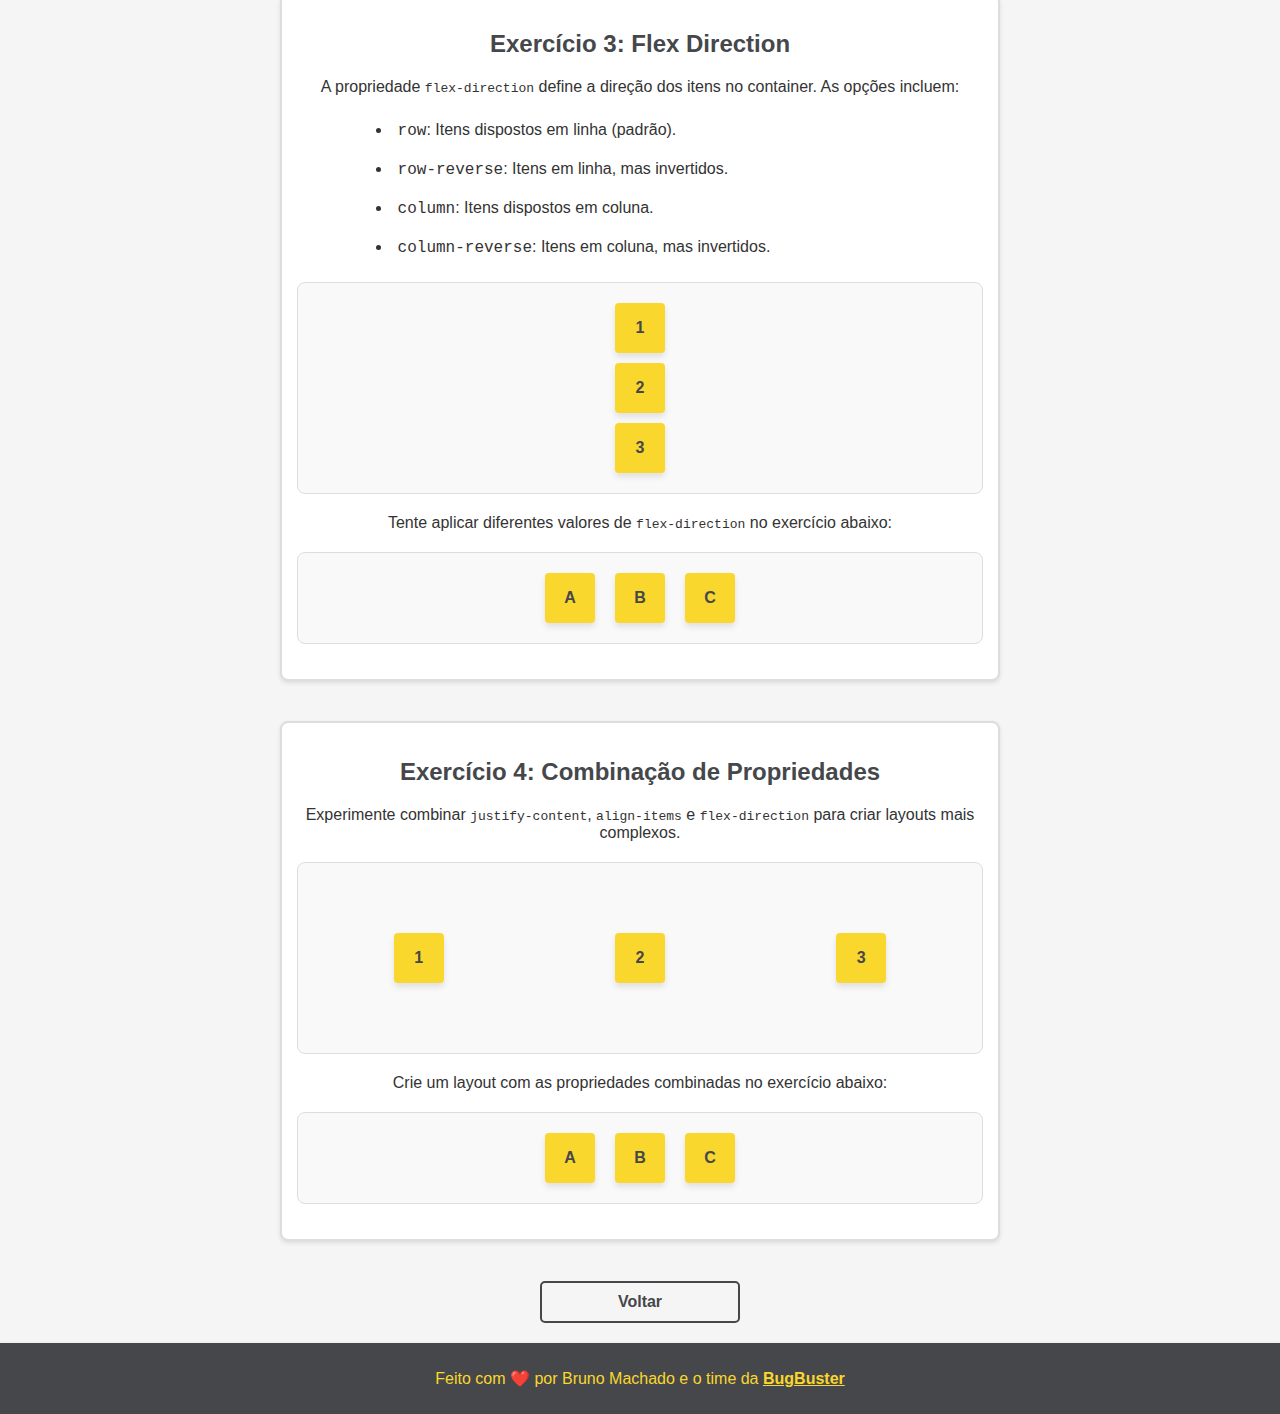
<file: Aula4/index.html>
<!DOCTYPE html>
<html lang="pt-br">
  <head>
    <meta charset="UTF-8" />
    <meta name="viewport" content="width=device-width, initial-scale=1.0" />
    <title>Aula 4: CSS - Alinhamento e Flexbox</title>
    <link rel="stylesheet" href="../css/components/header.css" />
    <link rel="stylesheet" href="../css/components/footer.css" />
    <link rel="stylesheet" href="../css/components/buttons.css" />
    <link rel="stylesheet" href="../css/lessons/lesson4.css" />
  </head>
  <body>
    <nav>
      <h1>
        <a href="../index.html" class="nav-link">Curso Web: Introdução</a>
      </h1>
    </nav>
    <main>
      <h1>Aula 4: Alinhamento com Flexbox</h1>
      <p>
        Nesta aula, vamos aprender sobre alinhamento de itens usando CSS
        Flexbox. Trabalharemos com as propriedades <code>justify-content</code>,
        <code>align-items</code> e <code>flex-direction</code>.
      </p>

      <section>
        <h2>Exercício 1: Justify Content</h2>
        <p>
          A propriedade <code>justify-content</code> alinha itens no eixo
          principal (horizontal por padrão). As opções incluem:
        </p>
        <ul>
          <li><code>flex-start</code>: Alinha os itens no início.</li>
          <li><code>flex-end</code>: Alinha os itens no final.</li>
          <li><code>center</code>: Centraliza os itens.</li>
          <li><code>space-between</code>: Espaça uniformemente os itens.</li>
          <li>
            <code>space-around</code>: Espaça os itens com margem ao redor.
          </li>
        </ul>
        <div class="example" id="justify-example">
          <div class="box">1</div>
          <div class="box">2</div>
          <div class="box">3</div>
        </div>
        <p>
          Tente aplicar diferentes valores de <code>justify-content</code> no
          exercício abaixo:
        </p>
        <div class="exercise" id="justify-exercise">
          <div class="box">A</div>
          <div class="box">B</div>
          <div class="box">C</div>
        </div>
      </section>

      <section>
        <h2>Exercício 2: Align Items</h2>
        <p>
          A propriedade <code>align-items</code> alinha os itens no eixo
          transversal (vertical por padrão). As opções incluem:
        </p>
        <ul>
          <li><code>flex-start</code>: Alinha os itens no topo.</li>
          <li><code>flex-end</code>: Alinha os itens na base.</li>
          <li><code>center</code>: Centraliza os itens.</li>
          <li>
            <code>stretch</code>: Estica os itens para preencher o container.
          </li>
        </ul>
        <div class="example" id="align-example">
          <div class="box">1</div>
          <div class="box">2</div>
          <div class="box">3</div>
        </div>
        <p>
          Tente aplicar diferentes valores de <code>align-items</code> no
          exercício abaixo:
        </p>
        <div class="exercise" id="align-exercise">
          <div class="box">A</div>
          <div class="box">B</div>
          <div class="box">C</div>
        </div>
      </section>

      <section>
        <h2>Exercício 3: Flex Direction</h2>
        <p>
          A propriedade <code>flex-direction</code> define a direção dos itens
          no container. As opções incluem:
        </p>
        <ul>
          <li><code>row</code>: Itens dispostos em linha (padrão).</li>
          <li><code>row-reverse</code>: Itens em linha, mas invertidos.</li>
          <li><code>column</code>: Itens dispostos em coluna.</li>
          <li><code>column-reverse</code>: Itens em coluna, mas invertidos.</li>
        </ul>
        <div class="example" id="direction-example">
          <div class="box">1</div>
          <div class="box">2</div>
          <div class="box">3</div>
        </div>
        <p>
          Tente aplicar diferentes valores de <code>flex-direction</code> no
          exercício abaixo:
        </p>
        <div class="exercise" id="direction-exercise">
          <div class="box">A</div>
          <div class="box">B</div>
          <div class="box">C</div>
        </div>
      </section>

      <section>
        <h2>Exercício 4: Combinação de Propriedades</h2>
        <p>
          Experimente combinar <code>justify-content</code>,
          <code>align-items</code> e <code>flex-direction</code> para criar
          layouts mais complexos.
        </p>
        <div class="example" id="combined-example">
          <div class="box">1</div>
          <div class="box">2</div>
          <div class="box">3</div>
        </div>
        <p>
          Crie um layout com as propriedades combinadas no exercício abaixo:
        </p>
        <div class="exercise" id="combined-exercise">
          <div class="box">A</div>
          <div class="box">B</div>
          <div class="box">C</div>
        </div>
      </section>

      <button
        onclick="window.location.href='../index.html'"
        class="button outlined"
      >
        Voltar
      </button>
    </main>
    <footer class="footer">
      <p>
        Feito com ❤️ por Bruno Machado e o time da
        <a href="https://brunomachadors.github.io/bugbuster/" target="_blank"
          >BugBuster</a
        >
      </p>
    </footer>
  </body>
</html>
</file>
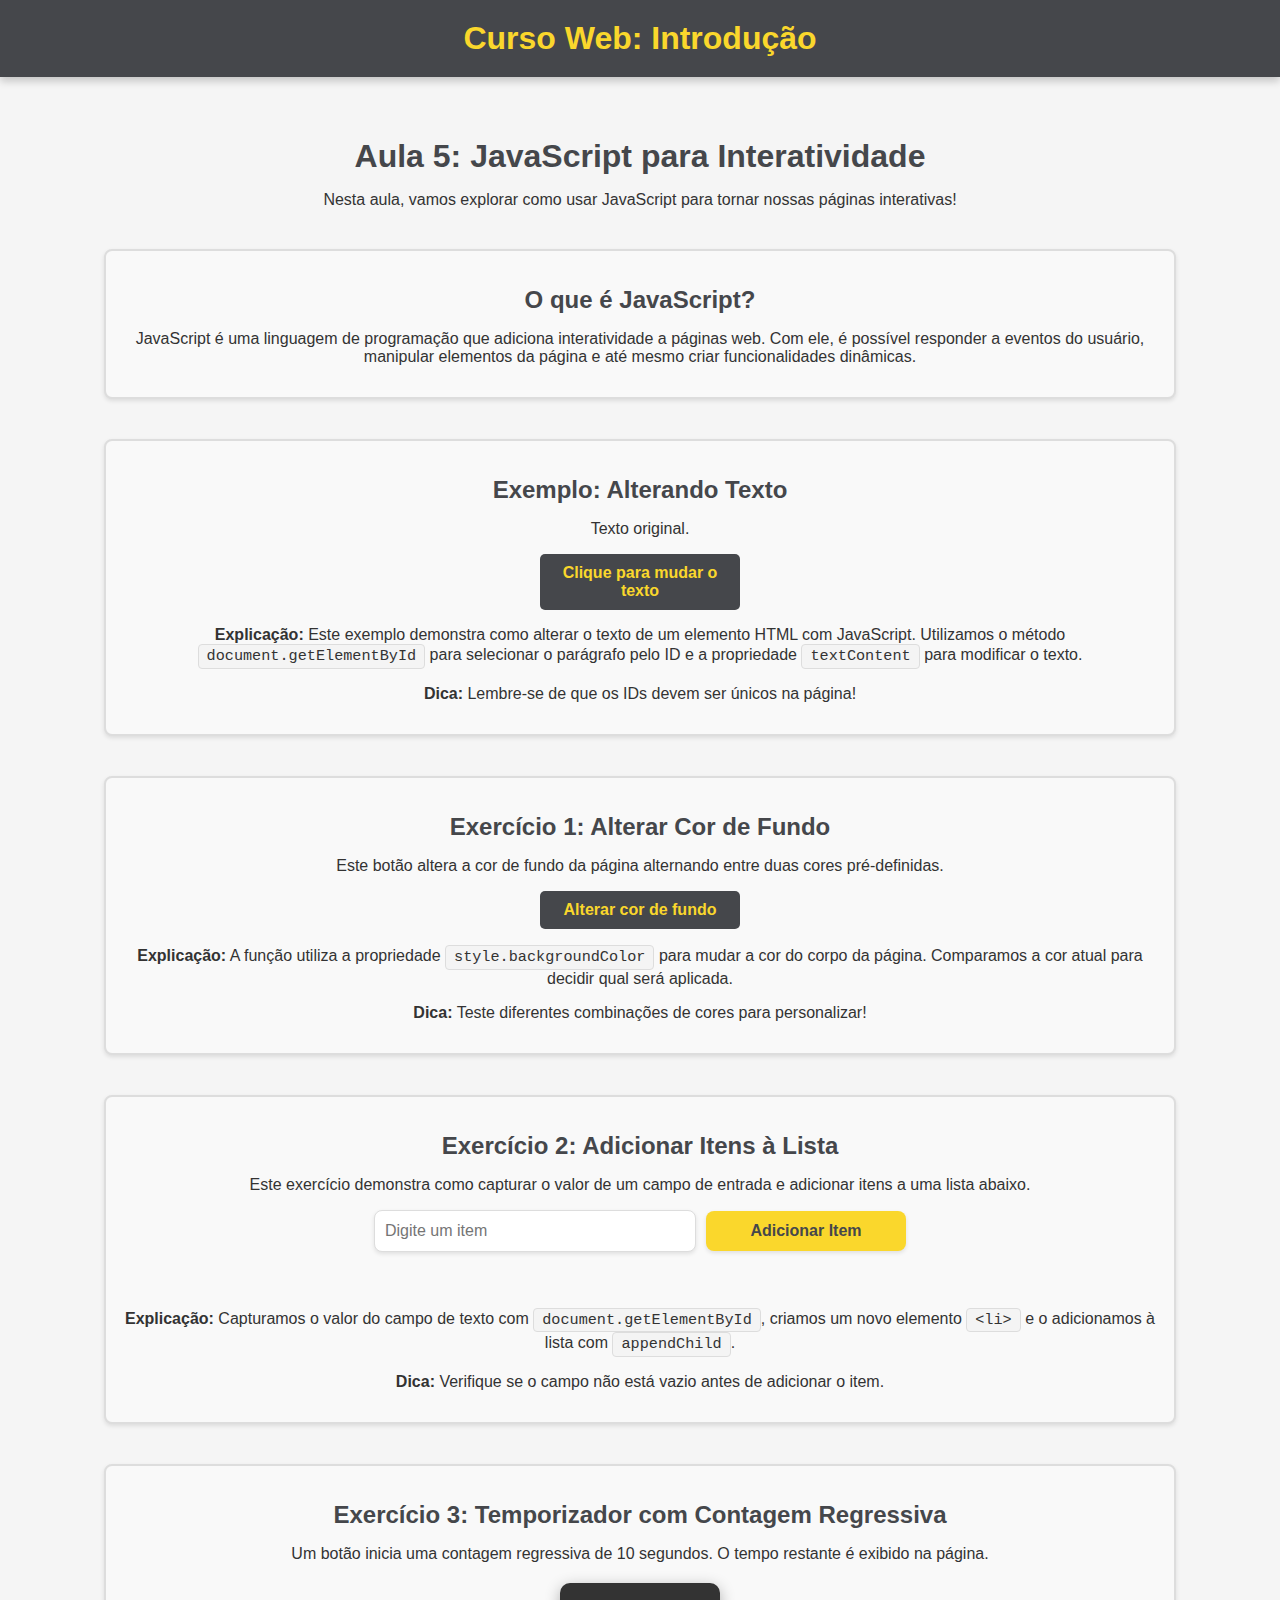
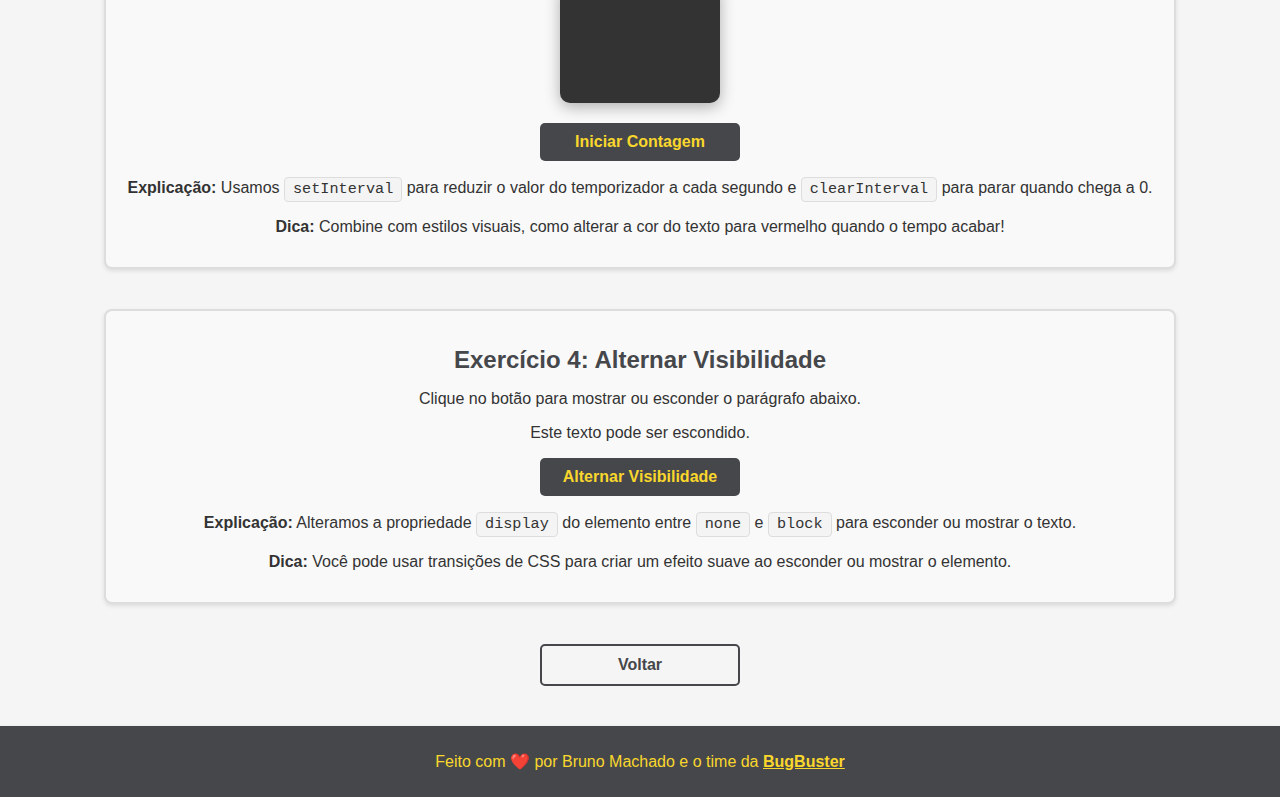
<file: Aula5/index.html>
<!DOCTYPE html>
<html lang="pt-br">
  <head>
    <meta charset="UTF-8" />
    <meta name="viewport" content="width=device-width, initial-scale=1.0" />
    <title>Aula 5: JavaScript para Interatividade</title>
    <link rel="stylesheet" href="../css/components/header.css" />
    <link rel="stylesheet" href="../css/components/footer.css" />
    <link rel="stylesheet" href="../css/components/buttons.css" />
    <link rel="stylesheet" href="../css/lessons/lesson1.css" />
    <link rel="stylesheet" href="../css/lessons/lesson5.css" />
  </head>
  <body>
    <nav>
      <h1>
        <a href="../index.html" class="nav-link">Curso Web: Introdução</a>
      </h1>
    </nav>
    <main>
      <h1>Aula 5: JavaScript para Interatividade</h1>
      <p>
        Nesta aula, vamos explorar como usar JavaScript para tornar nossas
        páginas interativas!
      </p>

      <section>
        <h2>O que é JavaScript?</h2>
        <p>
          JavaScript é uma linguagem de programação que adiciona interatividade
          a páginas web. Com ele, é possível responder a eventos do usuário,
          manipular elementos da página e até mesmo criar funcionalidades
          dinâmicas.
        </p>
      </section>

      <section>
        <h2>Exemplo: Alterando Texto</h2>
        <div class="example">
          <p id="demo">Texto original.</p>
          <button onclick="changeText()" class="button">
            Clique para mudar o texto
          </button>
        </div>
        <p>
          <strong>Explicação:</strong> Este exemplo demonstra como alterar o
          texto de um elemento HTML com JavaScript. Utilizamos o método
          <code>document.getElementById</code> para selecionar o parágrafo pelo
          ID e a propriedade <code>textContent</code> para modificar o texto.
        </p>
        <p>
          <strong>Dica:</strong> Lembre-se de que os IDs devem ser únicos na
          página!
        </p>
      </section>

      <section>
        <h2>Exercício 1: Alterar Cor de Fundo</h2>
        <p>
          Este botão altera a cor de fundo da página alternando entre duas cores
          pré-definidas.
        </p>
        <div>
          <button onclick="changeBackgroundColor()" class="button">
            Alterar cor de fundo
          </button>
        </div>
        <p>
          <strong>Explicação:</strong> A função utiliza a propriedade
          <code>style.backgroundColor</code> para mudar a cor do corpo da
          página. Comparamos a cor atual para decidir qual será aplicada.
        </p>
        <p>
          <strong>Dica:</strong> Teste diferentes combinações de cores para
          personalizar!
        </p>
      </section>

      <section>
        <h2>Exercício 2: Adicionar Itens à Lista</h2>
        <p>
          Este exercício demonstra como capturar o valor de um campo de entrada
          e adicionar itens a uma lista abaixo.
        </p>
        <div class="input-group">
          <input type="text" id="itemInput" placeholder="Digite um item" />
          <button onclick="addItem()" class="button">Adicionar Item</button>
        </div>
        <div class="list-container">
          <ul id="itemList"></ul>
        </div>
        <p>
          <strong>Explicação:</strong> Capturamos o valor do campo de texto com
          <code>document.getElementById</code>, criamos um novo elemento
          <code>&lt;li&gt;</code> e o adicionamos à lista com
          <code>appendChild</code>.
        </p>
        <p>
          <strong>Dica:</strong> Verifique se o campo não está vazio antes de
          adicionar o item.
        </p>
      </section>

      <section>
        <h2>Exercício 3: Temporizador com Contagem Regressiva</h2>
        <p>
          Um botão inicia uma contagem regressiva de 10 segundos. O tempo
          restante é exibido na página.
        </p>
        <div class="example">
          <p id="timerDisplay"></p>
          <button onclick="startTimer()" class="button">
            Iniciar Contagem
          </button>
        </div>
        <p>
          <strong>Explicação:</strong> Usamos <code>setInterval</code> para
          reduzir o valor do temporizador a cada segundo e
          <code>clearInterval</code> para parar quando chega a 0.
        </p>
        <p>
          <strong>Dica:</strong> Combine com estilos visuais, como alterar a cor
          do texto para vermelho quando o tempo acabar!
        </p>
      </section>

      <section>
        <h2>Exercício 4: Alternar Visibilidade</h2>
        <p>Clique no botão para mostrar ou esconder o parágrafo abaixo.</p>
        <div class="example">
          <p id="toggleParagraph">Este texto pode ser escondido.</p>
          <button onclick="toggleVisibility()" class="button">
            Alternar Visibilidade
          </button>
        </div>
        <p>
          <strong>Explicação:</strong> Alteramos a propriedade
          <code>display</code> do elemento entre <code>none</code> e
          <code>block</code> para esconder ou mostrar o texto.
        </p>
        <p>
          <strong>Dica:</strong> Você pode usar transições de CSS para criar um
          efeito suave ao esconder ou mostrar o elemento.
        </p>
      </section>
      <button
        onclick="window.location.href='../index.html'"
        class="button outlined"
      >
        Voltar
      </button>
    </main>

    <footer class="footer">
      <p>
        Feito com ❤️ por Bruno Machado e o time da
        <a href="https://brunomachadors.github.io/bugbuster/" target="_blank"
          >BugBuster</a
        >
      </p>
    </footer>
    <script src="./lesson5.js"></script>
  </body>
</html>
</file>
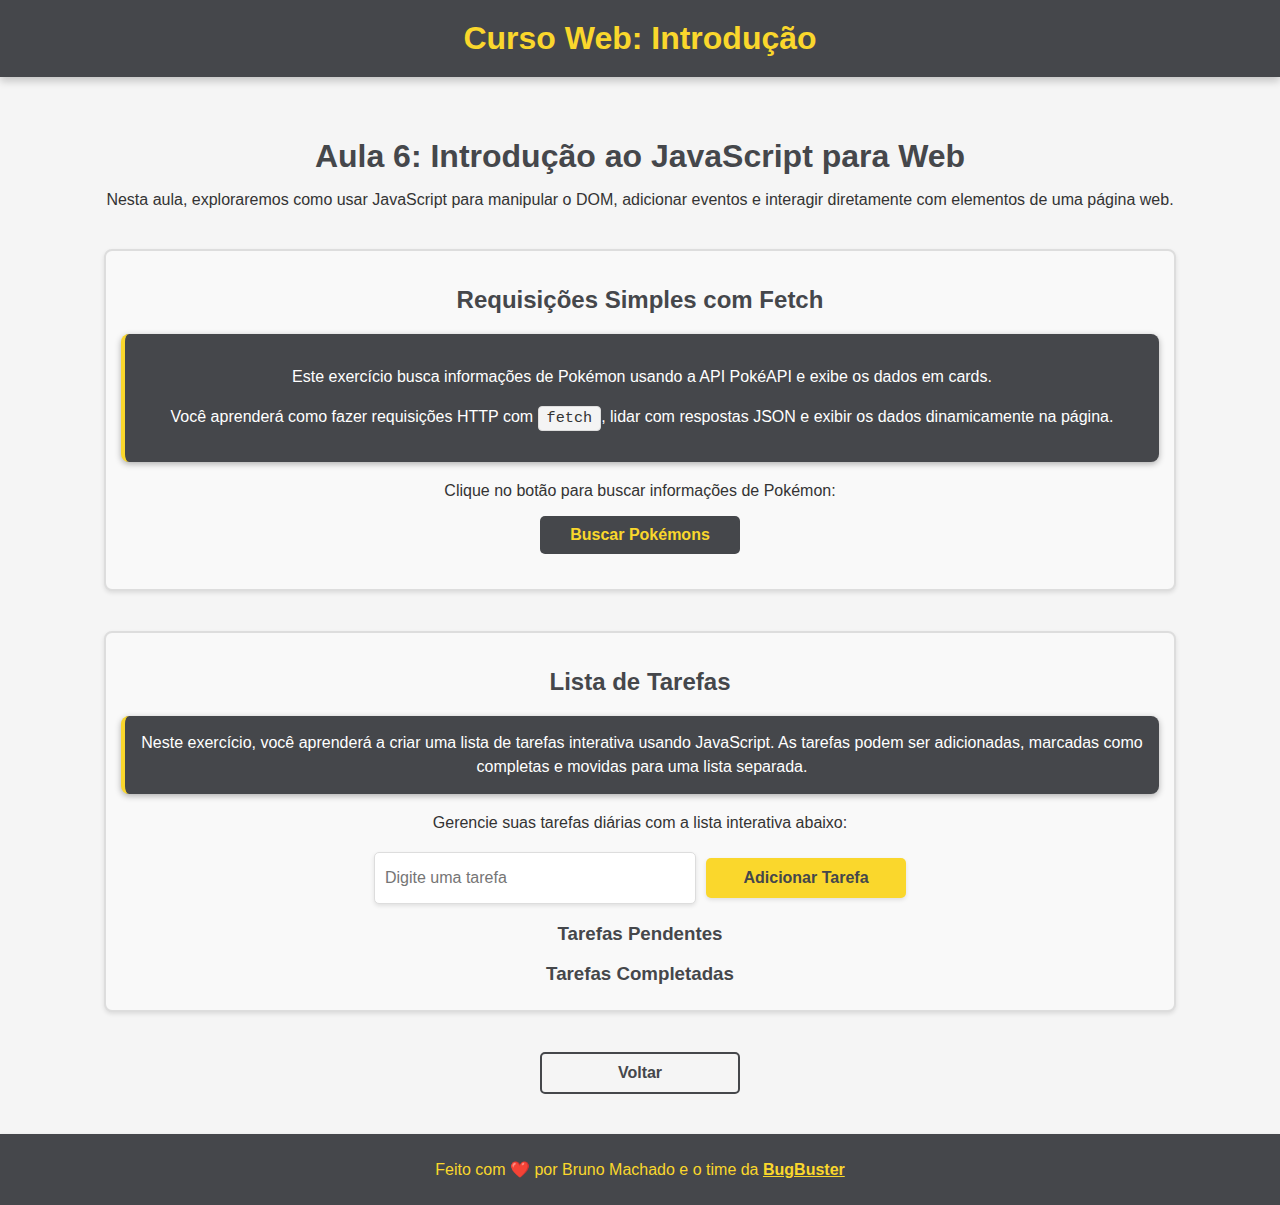
<file: Aula6/index.html>
<!DOCTYPE html>
<html lang="pt-br">
  <head>
    <meta charset="UTF-8" />
    <meta name="viewport" content="width=device-width, initial-scale=1.0" />
    <title>Aula 6: Introdução ao JavaScript para Web</title>
    <link rel="stylesheet" href="../css/components/header.css" />
    <link rel="stylesheet" href="../css/components/footer.css" />
    <link rel="stylesheet" href="../css/components/buttons.css" />
    <link rel="stylesheet" href="../css/lessons/lesson1.css" />
    <link rel="stylesheet" href="../css/lessons/lesson6.css" />
  </head>
  <body>
    <nav>
      <h1>
        <a href="../index.html" class="nav-link">Curso Web: Introdução</a>
      </h1>
    </nav>
    <main>
      <h1>Aula 6: Introdução ao JavaScript para Web</h1>
      <p>
        Nesta aula, exploraremos como usar JavaScript para manipular o DOM,
        adicionar eventos e interagir diretamente com elementos de uma página
        web.
      </p>

      <section>
        <h2>Requisições Simples com Fetch</h2>
        <div class="explanation-box">
          <p>
            Este exercício busca informações de Pokémon usando a API PokéAPI e
            exibe os dados em cards.
          </p>
          <p>
            Você aprenderá como fazer requisições HTTP com <code>fetch</code>,
            lidar com respostas JSON e exibir os dados dinamicamente na página.
          </p>
        </div>
        <p>Clique no botão para buscar informações de Pokémon:</p>
        <button onclick="fetchPokemon()" class="button">Buscar Pokémons</button>
        <div id="pokemonCards" class="example card-container"></div>
      </section>

      <section>
        <h2>Lista de Tarefas</h2>
        <div class="explanation-box">
          Neste exercício, você aprenderá a criar uma lista de tarefas
          interativa usando JavaScript. As tarefas podem ser adicionadas,
          marcadas como completas e movidas para uma lista separada.
        </div>
        <p>Gerencie suas tarefas diárias com a lista interativa abaixo:</p>
        <div class="todo-container">
          <form id="taskForm" class="input-group">
            <input type="text" id="taskInput" placeholder="Digite uma tarefa" />
            <button type="submit" class="button">Adicionar Tarefa</button>
          </form>
          <h3>Tarefas Pendentes</h3>
          <ul id="taskList"></ul>
          <h3>Tarefas Completadas</h3>
          <ul id="completedTasksList"></ul>
        </div>
      </section>
      <button
        onclick="window.location.href='../index.html'"
        class="button outlined"
      >
        Voltar
      </button>
    </main>
    <footer class="footer">
      <p>
        Feito com ❤️ por Bruno Machado e o time da
        <a href="https://brunomachadors.github.io/bugbuster/" target="_blank"
          >BugBuster</a
        >
      </p>
    </footer>
    <script src="./lesson6.js"></script>
  </body>
</html>
</file>
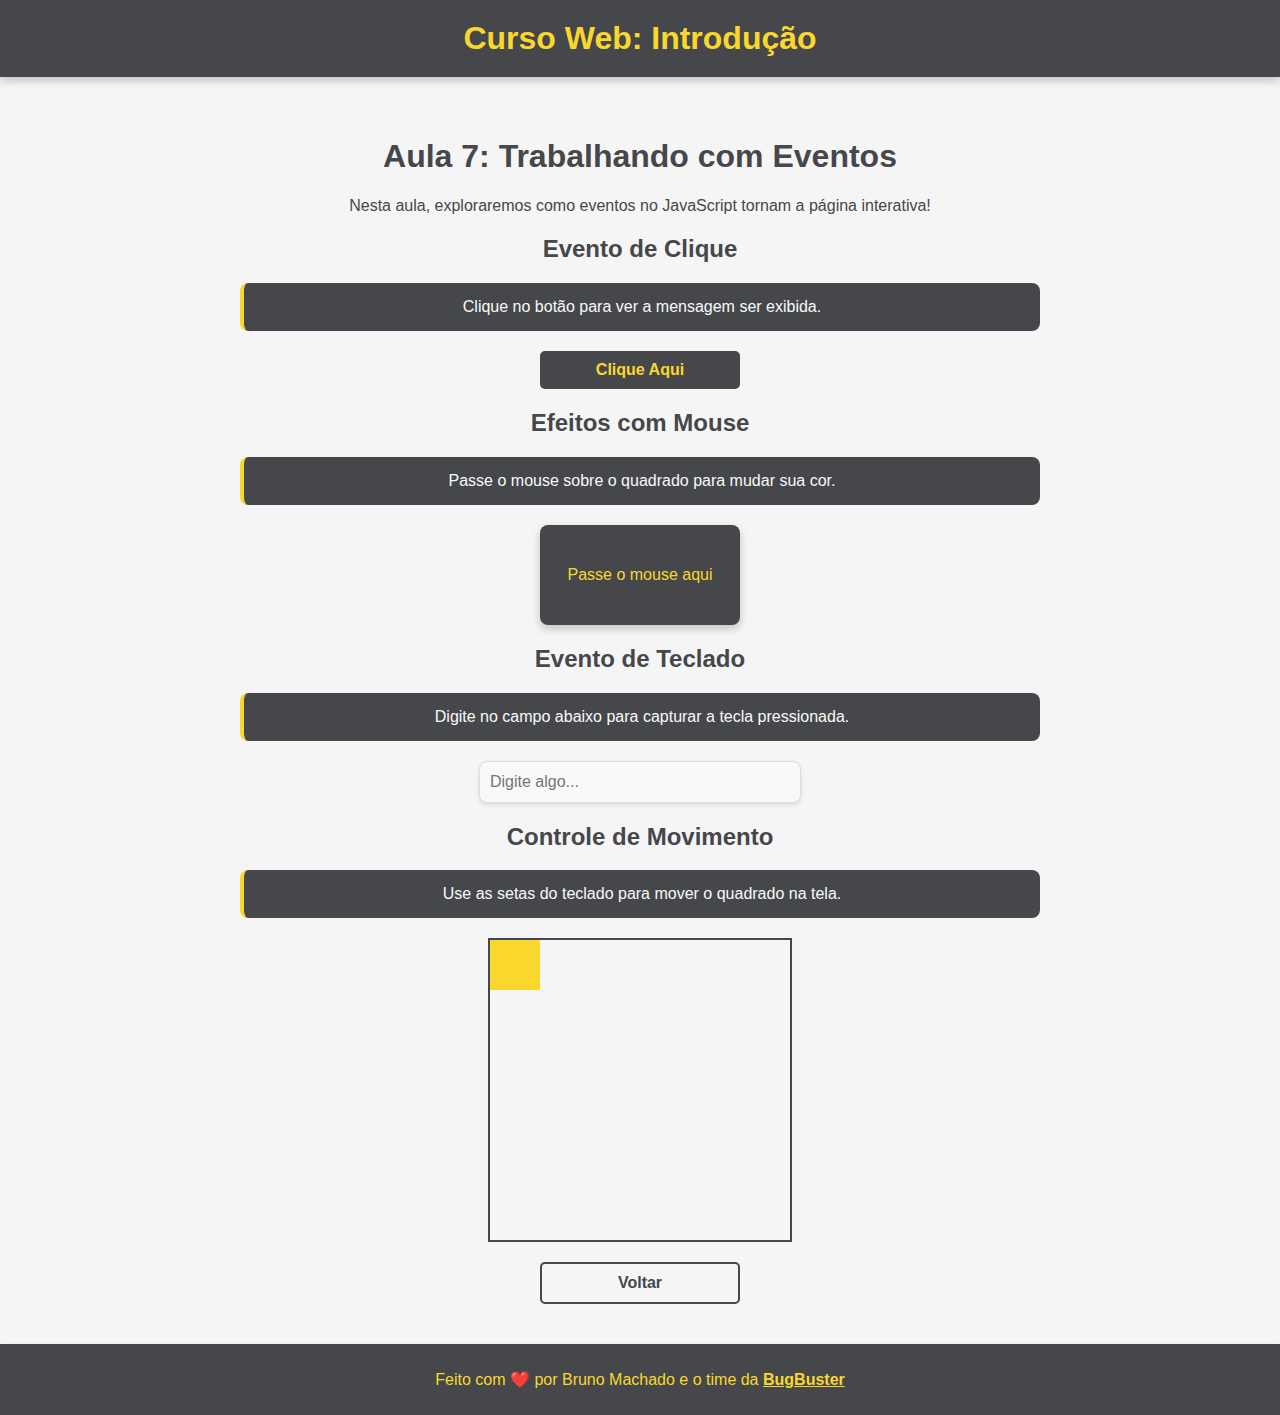
<file: Aula7/index.html>
<!DOCTYPE html>
<html lang="pt-br">
  <head>
    <meta charset="UTF-8" />
    <meta name="viewport" content="width=device-width, initial-scale=1.0" />
    <title>Aula 7: Trabalhando com Eventos</title>
    <link rel="stylesheet" href="../css/components/header.css" />
    <link rel="stylesheet" href="../css/components/footer.css" />
    <link rel="stylesheet" href="../css/components/buttons.css" />
    <link rel="stylesheet" href="../css/lessons/lesson7.css" />
  </head>
  <body>
    <nav>
      <h1>
        <a href="../index.html" class="nav-link">Curso Web: Introdução</a>
      </h1>
    </nav>
    <main>
      <h1>Aula 7: Trabalhando com Eventos</h1>
      <p>
        Nesta aula, exploraremos como eventos no JavaScript tornam a página
        interativa!
      </p>

      <!-- Evento de Clique -->
      <section>
        <h2>Evento de Clique</h2>
        <div class="explanation">
          Clique no botão para ver a mensagem ser exibida.
        </div>
        <div class="result">
          <button
            id="botaoClique"
            class="button"
            aria-label="Clique para exibir mensagem"
          >
            Clique Aqui
          </button>

          <p id="mensagemClique"></p>
        </div>
      </section>

      <!-- Efeitos com Mouse -->
      <section>
        <h2>Efeitos com Mouse</h2>
        <div class="explanation">
          Passe o mouse sobre o quadrado para mudar sua cor.
        </div>
        <div class="result">
          <div id="hoverBox" class="hover-box">Passe o mouse aqui</div>
        </div>
      </section>

      <!-- Evento de Teclado -->
      <section>
        <h2>Evento de Teclado</h2>
        <div class="explanation">
          Digite no campo abaixo para capturar a tecla pressionada.
        </div>
        <div class="result">
          <div class="input-group">
            <input
              type="text"
              id="tecladoInput"
              class="teclado-input"
              placeholder="Digite algo..."
            />
          </div>
          <p id="mensagemTeclado"></p>
        </div>
      </section>

      <!-- Controle de Movimento -->
      <section>
        <h2>Controle de Movimento</h2>
        <div class="explanation">
          Use as setas do teclado para mover o quadrado na tela.
        </div>
        <div class="result">
          <div id="movimentoArea">
            <div
              id="quadradoMovel"
              class="quadrado"
              aria-label="Quadrado movível"
            ></div>
          </div>
        </div>
      </section>

      <button
        onclick="window.location.href='../index.html'"
        class="button outlined"
      >
        Voltar
      </button>
    </main>
    <footer class="footer">
      <p>
        Feito com ❤️ por Bruno Machado e o time da
        <a href="https://brunomachadors.github.io/bugbuster/" target="_blank"
          >BugBuster</a
        >
      </p>
    </footer>
    <script src="./lesson7.js"></script>
  </body>
</html>
</file>
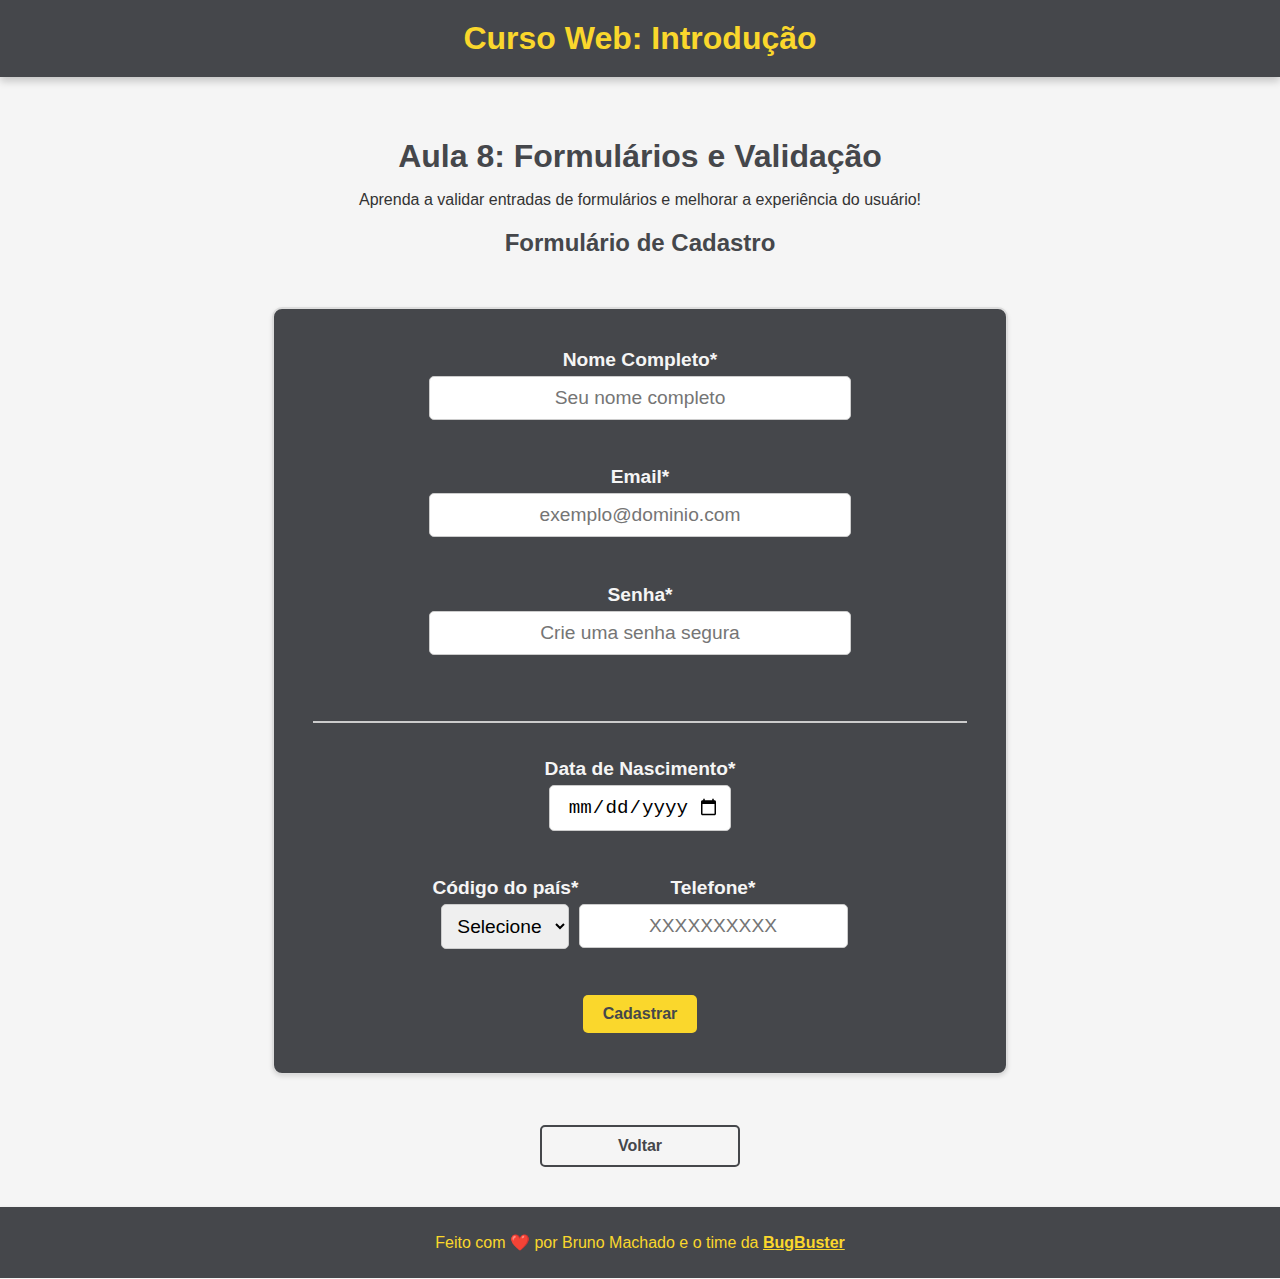
<file: Aula8/index.html>
<!DOCTYPE html>
<html lang="pt-br">
  <head>
    <meta charset="UTF-8" />
    <meta name="viewport" content="width=device-width, initial-scale=1.0" />
    <title>Aula 8: Formulários e Validação</title>
    <link rel="stylesheet" href="../css/components/header.css" />
    <link rel="stylesheet" href="../css/components/footer.css" />
    <link rel="stylesheet" href="../css/components/buttons.css" />
    <link rel="stylesheet" href="../css/components/modal.css" />
    <link rel="stylesheet" href="../css/lessons/lesson1.css" />
    <link rel="stylesheet" href="../css/lessons/lesson8.css" />
  </head>
  <body>
    <nav>
      <h1>
        <a href="../index.html" class="nav-link">Curso Web: Introdução</a>
      </h1>
    </nav>
    <main>
      <h1>Aula 8: Formulários e Validação</h1>
      <p>
        Aprenda a validar entradas de formulários e melhorar a experiência do
        usuário!
      </p>

      <h2>Formulário de Cadastro</h2>

      <section>
        <form id="formCadastro">
          <div class="form-row">
            <label for="nome">Nome Completo*</label>
            <div class="input-container">
              <input
                type="text"
                id="nome"
                name="nome"
                placeholder="Seu nome completo"
              />
              <p class="error-message" id="nomeErro"></p>
            </div>
          </div>

          <div class="form-row">
            <label for="email">Email*</label>
            <div class="input-container">
              <input
                type="text"
                id="email"
                name="email"
                placeholder="exemplo@dominio.com"
              />
              <p class="error-message" id="emailErro"></p>
            </div>
          </div>

          <div class="form-row">
            <label for="senha">Senha*</label>
            <div class="input-container">
              <input
                type="password"
                id="senha"
                name="senha"
                placeholder="Crie uma senha segura"
              />
              <p class="error-message" id="senhaErro"></p>
            </div>
          </div>

          <hr style="border: 1px solid #ccc; margin: 20px 0; width: 100%" />

          <div class="form-row">
            <label for="dataNascimento">Data de Nascimento*</label>
            <div class="input-container">
              <input type="date" id="dataNascimento" name="dataNascimento" />
              <p class="error-message" id="dataNascimentoErro"></p>
            </div>
          </div>

          <div class="phoneContainer">
            <div class="form-row">
              <label for="pais">Código do país*</label>
              <div class="input-container">
                <select id="pais" name="pais">
                  <option value="" selected disabled>Selecione</option>
                </select>
                <p class="error-message" id="paisErro"></p>
              </div>
            </div>

            <div class="form-row">
              <label for="telefone">Telefone*</label>
              <div class="input-container">
                <input
                  type="tel"
                  id="telefone"
                  name="telefone"
                  placeholder="XXXXXXXXXX"
                />
                <p class="error-message" id="telefoneErro"></p>
              </div>
            </div>
          </div>

          <div class="button-container">
            <button type="submit" class="button secondary">Cadastrar</button>
          </div>
        </form>
      </section>
      <p id="mensagemValidacao"></p>

      <div class="button-container">
        <button
          onclick="window.location.href='../index.html'"
          class="button outlined"
        >
          Voltar
        </button>

        <div id="modalSucesso" class="modal">
          <div class="modal-content">
            <p id="modalMensagem">Formulário enviado com sucesso!</p>
            <button id="fecharModal" class="button secondary">Fechar</button>
          </div>
        </div>
      </div>
    </main>
    <footer class="footer">
      <p>
        Feito com ❤️ por Bruno Machado e o time da
        <a href="https://brunomachadors.github.io/bugbuster/" target="_blank"
          >BugBuster</a
        >
      </p>
    </footer>
    <script src="./lesson8.js"></script>
  </body>
</html>
</file>
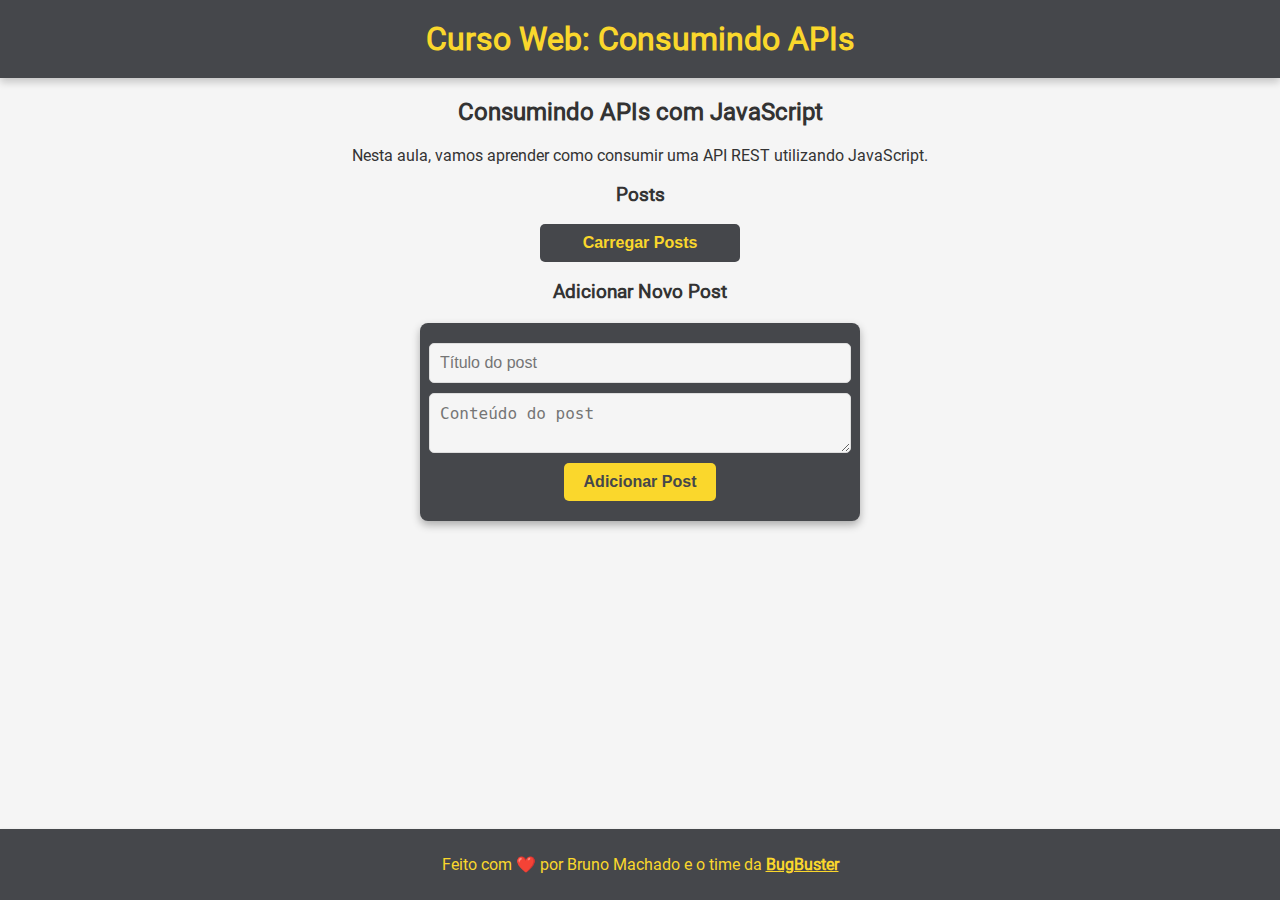
<file: Aula9/index.html>
<!DOCTYPE html>
<html lang="pt-br">
  <head>
    <meta charset="UTF-8" />
    <meta name="viewport" content="width=device-width, initial-scale=1.0" />
    <title>Aula 9: Consumindo APIs</title>
    <link rel="stylesheet" href="../css/global.css" />
    <link rel="stylesheet" href="../css/components/header.css" />
    <link rel="stylesheet" href="../css/components/footer.css" />
    <link rel="stylesheet" href="../css/components/buttons.css" />
    <link rel="stylesheet" href="../css/lessons/lesson9.css" />
    <link rel="stylesheet" href="../css/components/modal.css" />
  </head>
  <body>
    <nav>
      <h1>
        <a href="../index.html" class="nav-link">Curso Web: Consumindo APIs</a>
      </h1>
    </nav>
    <main>
      <section>
        <h2>Consumindo APIs com JavaScript</h2>
        <p>
          Nesta aula, vamos aprender como consumir uma API REST utilizando
          JavaScript.
        </p>

        <h3>Posts</h3>
        <button id="loadPosts" class="button primary">Carregar Posts</button>

        <h3>Adicionar Novo Post</h3>
        <form id="addPostForm">
          <input
            type="text"
            id="postTitle"
            placeholder="Título do post"
            required
          />
          <textarea
            id="postBody"
            placeholder="Conteúdo do post"
            required
          ></textarea>
          <button type="submit" class="button secondary">Adicionar Post</button>
        </form>
        <ul id="postsList" class="posts-list"></ul>
      </section>

      <div id="deleteModal" class="modal">
        <div class="modal-content">
          <p>Você tem certeza que deseja apagar este post?</p>
          <div class="modal-buttons">
            <button id="confirmDelete" class="button delete">Sim</button>
            <button id="cancelDelete" class="button secondary">Não</button>
          </div>
        </div>
      </div>
    </main>
    <footer class="footer">
      <p>
        Feito com ❤️ por Bruno Machado e o time da
        <a href="https://brunomachadors.github.io/bugbuster/" target="_blank"
          >BugBuster</a
        >
      </p>
    </footer>
    <script src="./lesson9.js"></script>
  </body>
</html>
</file>
<file: css/global.css>
@font-face {
  font-family: 'Roboto';
  src: url('../fonts/roboto/Roboto-Regular.ttf') format('truetype');
  font-weight: normal;
  font-style: normal;
}

body {
  font-family: 'Roboto', sans-serif;
  margin: 0;
  padding: 0;
  background-color: #f5f5f5;
  color: #333;
  text-align: center;
  display: flex;
  flex-direction: column;
  min-height: 100vh;
}

main {
  flex: 1;
}

/* Blocos de código */
pre.code-block {
  background-color: #333333; /* Fundo escuro */
  color: #fad72c; /* Texto amarelo */
  padding: 15px;
  border-radius: 8px;
  overflow-x: auto;
  margin: 20px auto;
  font-family: 'Courier New', Courier, monospace; /* Fonte monoespaçada */
  font-size: 0.95rem; /* Tamanho ajustado */
  line-height: 1.6; /* Espaçamento entre linhas */
  box-shadow: 0 4px 8px rgba(0, 0, 0, 0.3); /* Sombra para destaque */
  max-width: 90%; /* Limita a largura */
}

code {
  background-color: transparent; /* Sem fundo adicional */
  color: inherit; /* Herda a cor do bloco */
  font-family: 'Courier New', Courier, monospace; /* Fonte monoespaçada */
}

/* Explicações */
.explanation {
  background-color: #45474b; /* Fundo cinza escuro */
  color: #f9f9f9; /* Texto claro */
  padding: 15px;
  border-left: 5px solid #fad72c; /* Barra lateral amarela */
  border-radius: 8px;
  margin-bottom: 20px;
  line-height: 1.5;
  box-shadow: 0 2px 4px rgba(0, 0, 0, 0.2); /* Sombra leve */
  font-size: 1rem;
  max-width: 90%; /* Limita a largura */
  margin: 20px auto; /* Centraliza a explicação */
}

/* Estilo do formulário */
form {
  margin: 0 auto;
  padding: 20px;
  background-color: #45474b;
  color: #f9f9f9;
  border-radius: 8px;
  box-shadow: 0 4px 8px rgba(0, 0, 0, 0.3); /* Sombra */
  max-width: 600px;
  display: flex;
  flex-direction: column;
  gap: 15px;
  width: 100%;
}
</file>
<file: css/components/header.css>
nav {
  background-color: #45474b;
  color: #fad72c;
  padding: 20px 0;
  text-align: center;
  box-shadow: 0 4px 8px rgba(0, 0, 0, 0.2);
}

nav .nav-link {
  text-decoration: none;
  color: #fad72c;
  display: inline-block;
  transition: color 0.3s ease, transform 0.2s ease;
}

nav .nav-link:hover {
  color: #fff;
  transform: scale(1.05);
}

nav h1 {
  margin: 0;
  font-size: 2rem;
  font-weight: bold;
}
</file>
<file: css/components/footer.css>
.footer {
  background-color: #45474b;
  color: #fad72c;
  padding: 10px;
  text-align: center;
  box-shadow: 0 2px 4px rgba(0, 0, 0, 0.2);
}

.footer a {
  color: #fad72c;
  text-decoration: underline;
  font-weight: bold;
}

.footer a:hover {
  color: #fff;
}
</file>
<file: css/pages/home.css>
main {
  flex: 1;
  margin: 20px auto;
  width: 90%;
  max-width: 500px;
}

h2 {
  color: #45474b;
  font-size: 1.8rem;
  margin-bottom: 10px;
}

.lesson-list {
  padding: 0;
}

.lesson-list li {
  list-style: none;
  margin: 10px 0;
}

.lesson-list li a {
  display: block; /* O link ocupa todo o espaço do botão */
  padding: 15px; /* Espaçamento interno mais equilibrado */
  background-color: #45474b;
  color: #fad72c; /* Texto claro */
  text-decoration: none; /* Remove sublinhado */
  border-radius: 5px; /* Bordas arredondadas */
  font-weight: bold; /* Texto em negrito */
  text-align: center; /* Centraliza o texto */
  transition: background-color 0.3s ease, transform 0.2s ease;
  box-shadow: 0 2px 4px rgba(0, 0, 0, 0.2); /* Sombra para destacar */
}

.lesson-list li a:hover {
  background-color: #fad72c; /* Fundo amarelo ao passar o mouse */
  color: #45474b; /* Texto escuro para contraste */
  transform: scale(1.1); /* Eleva levemente o botão */
  box-shadow: 0 4px 8px rgba(0, 0, 0, 0.3); /* Realça a sombra */
}

.about-link {
  display: inline-block;
  margin-top: 20px;
  padding: 10px 20px;
  background-color: #45474b; /* Fundo escuro */
  color: #fad72c; /* Texto amarelo */
  border-radius: 5px;
  font-weight: bold;
  text-decoration: none;
  text-align: center;
  transition: background-color 0.3s ease, transform 0.2s ease;
  box-shadow: 0 2px 4px rgba(0, 0, 0, 0.2); /* Sombra */
}

.about-link:hover {
  background-color: #fad72c; /* Fundo amarelo ao passar o mouse */
  color: #45474b; /* Texto escuro */
  transform: translateY(-3px); /* Eleva levemente o botão */
  box-shadow: 0 4px 8px rgba(0, 0, 0, 0.3); /* Realça a sombra */
}
</file>
<file: css/components/buttons.css>
/* Botão padrão */
.button {
  padding: 10px 20px;
  background-color: #45474b;
  color: #fad72c;
  border: none;
  border-radius: 5px;
  font-size: 1rem;
  font-weight: bold;
  cursor: pointer;
  transition: background-color 0.3s ease, transform 0.2s ease;
  text-align: center;
  text-decoration: none;
  display: inline-block;
  max-width: 200px; /* Define uma largura máxima */
  width: 100%; /* O botão ocupará todo o espaço disponível até o limite do max-width */
}

/* Hover para botão padrão */
.button:hover {
  background-color: #fad72c;
  color: #45474b;
  transform: scale(1.05);
}

/* Botão com borda */
.button.outlined {
  background-color: transparent;
  border: 2px solid #45474b;
  color: #45474b;
}

.button.outlined:hover {
  background-color: #45474b;
  color: #fad72c;
}

/* Botão secundário */
.button.secondary {
  background-color: #fad72c;
  color: #45474b;
}

.button.secondary:hover {
  background-color: #45474b;
  color: #fad72c;
  border: 1px solid #fad72c;
}

/* Botão desativado */
.button.disabled {
  background-color: #ccc;
  color: #666;
  cursor: not-allowed;
  pointer-events: none;
}

/* Botão de apagar */
.button.delete {
  background-color: #e74c3c; /* Vermelho */
  color: #fff; /* Texto branco */
}

.button.delete:hover {
  background-color: transparent;
  color: #e74c3c;
  border: 2px solid #e74c3c;
  transform: scale(1.05);
}

.button.edit {
  background-color: #3498db;
  color: #fff;
}

.button.edit:hover {
  background-color: transparent;
  color: #2980b9;
  border: 2px solid #2980b9;
  transform: scale(1.05);
}
</file>
<file: css/lessons/lesson1.css>
body {
  font-family: 'Roboto', sans-serif;
  margin: 0;
  padding: 0;
  background-color: #f5f5f5;
  color: #333;
  text-align: center;
  display: flex;
  flex-direction: column;
  min-height: 100vh;
}

main {
  flex: 1;
  margin: 20px auto;
  width: 90%;
  max-width: 1200px;
  padding: 20px;
}

section {
  margin: 40px;
  padding: 15px;
  border: 2px solid #ddd;
  border-radius: 8px;
  box-shadow: 0 2px 4px rgba(0, 0, 0, 0.1);
  background-color: #f9f9f9;
}

h1,
h2,
h3,
h4 {
  color: #45474b;
  margin-bottom: 10px;
}

/* Estilo para listas */
ul,
ol {
  margin: 20px auto; /* Centraliza a lista na página */
  padding: 0;
  max-width: 80%; /* Define a largura máxima */
  text-align: left; /* Alinha o texto à esquerda */
}

ul li,
ol li {
  margin-bottom: 10px; /* Espaço entre os itens */
  font-size: 1rem; /* Tamanho do texto */
  color: #333; /* Cor do texto */
  padding: 5px 10px; /* Espaço interno */
}

/* Estilo para inputs e botões */
.input-group {
  display: flex;
  align-items: center;
  justify-content: center;
  gap: 10px; /* Espaço entre o input e o botão */
  margin-top: 15px;
}

.input-group input {
  height: 40px;
  padding: 0 10px;
  border: 1px solid #ddd;
  border-radius: 8px;
  font-size: 1rem;
  flex: 1; /* Faz com que o input cresça proporcionalmente */
  max-width: 300px;
  box-shadow: 0 2px 4px rgba(0, 0, 0, 0.1);
}

.input-group button {
  height: 40px;
  padding: 0 15px;
  background-color: #fad72c;
  color: #45474b;
  border: none;
  border-radius: 8px;
  font-size: 1rem;
  cursor: pointer;
  font-weight: bold;
  box-shadow: 0 2px 4px rgba(0, 0, 0, 0.1);
}

.input-group button:hover {
  background-color: #f4c430; /* Cor levemente mais clara no hover */
}

.list-container {
  display: flex;
  align-items: center;
  justify-content: center;
  flex-direction: column;
}

/* Estilo para imagens */
.result img {
  max-width: 50%;
  height: auto;
  border-radius: 8px;
  box-shadow: 0 4px 6px rgba(0, 0, 0, 0.1);
}

/* Estilo para tabelas */
.result table {
  margin: 0 auto;
  border-collapse: collapse;
  width: 80%;
  text-align: left;
  table-layout: fixed; /* Define larguras fixas para as células */
}

.result th,
.result td {
  border: 1px solid #ddd;
  padding: 8px;
  text-align: center;
  word-wrap: break-word; /* Garante que o texto quebre dentro das células */
}

.result th {
  background-color: #fad72c;
  color: #45474b;
  font-weight: bold;
}

.result td {
  background-color: #fff;
}

.explanation {
  color: #45474b;
  padding: 10px;
  margin-bottom: 20px;
  line-height: 1.5;
  width: 80%;
  margin: 20px auto;
}

pre.code-block {
  background-color: #2d2d2d;
  color: #fad72c;
  padding: 15px;
  border-radius: 5px;
  overflow-x: auto;
  margin: 20px 0;
  font-family: 'Courier New', Courier, monospace;
  white-space: pre-wrap;
  text-align: left;
  display: flex;
  align-items: center;
  justify-content: center;
}

code {
  font-family: 'Courier New', Courier, monospace;
  font-size: 0.95rem;
  line-height: 1.5;
  background-color: #f4f4f4; /* Fundo claro para destacar */
  color: #333; /* Texto escuro para contraste */
  padding: 0 8px; /* Espaço interno */
  border-radius: 4px; /* Bordas arredondadas */
  border: 1px solid #ddd; /* Borda sutil */
  display: inline-block; /* Garante que ocupe apenas o espaço necessário */
}
</file>
<file: css/lessons/lesson2.css>
form {
  margin: 0 auto;
  padding: 20px;
  background-color: #45474b;
  color: #f9f9f9;
  border: 1px solid #45474b;
  border-radius: 10px;
  box-shadow: 0 4px 8px rgba(0, 0, 0, 0.2);
  max-width: 600px;
  display: flex;
  flex-direction: column;
  gap: 20px;
  width: 100%;
}

label {
  font-weight: bold;
  color: #f9f9f9;
  margin-bottom: 5px;
  display: block;
  text-align: left;
}

input,
textarea,
select {
  width: 100%;
  padding: 12px 15px;
  margin-bottom: 15px;
  border: 1px solid #45474b;
  border-radius: 5px;
  font-size: 1rem;
  color: #45474b;
  background-color: #f9f9f9;
  box-sizing: border-box;
  transition: border-color 0.3s ease, box-shadow 0.3s ease;
}

input:focus,
textarea:focus,
select:focus {
  border-color: #f9f9f9;
  box-shadow: 0 0 8px rgba(250, 250, 250, 0.7);
  outline: none;
}

textarea {
  resize: vertical;
  min-height: 100px;
}

input[type='file'] {
  padding: 5px;
  font-size: 0.9rem;
  background-color: #45474b;
  color: #f9f9f9;
}

button {
  background-color: #f9f9f9;
  color: #45474b;
  border: 2px solid #45474b;
  cursor: pointer;
  font-weight: bold;
  text-transform: uppercase;
  transition: background-color 0.3s ease, transform 0.2s ease, color 0.3s ease;
  padding: 10px;
}

button:hover {
  background-color: #45474b;
  color: #f9f9f9;
  border: 1px solid #f9f9f9;
  transform: scale(1.05);
}

fieldset {
  border: 2px solid #45474b;
  border-radius: 8px;
  padding: 20px;
  margin-bottom: 20px;

  color: #f9f9f9;
  box-shadow: 0 2px 4px rgba(0, 0, 0, 0.1);
}

legend {
  font-weight: bold;
  color: #f9f9f9;
  padding: 0 10px;
  font-size: 1.2rem;
}

.radio-group,
.checkbox-group {
  display: flex;
  grid-template-columns: repeat(auto-fit, minmax(200px, 1fr));
  gap: 15px;
  margin-top: 10px;
  flex-direction: column;
}

.radio-group label,
.checkbox-group label {
  display: flex;
  align-items: center;
  gap: 10px;
  background-color: #45474b;
  border: 1px solid #f9f9f9;
  border-radius: 5px;
  padding: 10px;
  cursor: pointer;
  transition: background-color 0.3s ease, transform 0.2s ease;
}

.radio-group label:hover,
.checkbox-group label:hover {
  background-color: #f9f9f9;
  color: #45474b;
  transform: scale(1.05);
}

input[type='radio'],
input[type='checkbox'] {
  accent-color: #f9f9f9;
  width: 18px;
  height: 18px;
}

input[type='radio']:focus,
input[type='checkbox']:focus {
  outline: 2px solid #f9f9f9;
  outline-offset: 3px;
}

/* Estilo para blocos de código */
pre.code-block {
  color: #f9f9f9; /* Texto claro */
  padding: 15px;
  border-radius: 10px; /* Bordas arredondadas */
  background-color: transparent;

  margin: 20px 0;
  overflow-x: auto; /* Adiciona rolagem horizontal para textos grandes */

  font-size: 0.95rem; /* Tamanho ajustado para legibilidade */
  line-height: 1.5; /* Espaçamento entre linhas */
}

/* Estilo para tags <code> dentro de <pre> */
pre.code-block code {
  color: #fad72c; /* Texto destacado em amarelo */
}

/* Estilo para textos <code> fora de blocos */
code {
  background-color: #2d2d2d; /* Fundo escuro */
  color: #fad72c; /* Cor do texto */
  padding: 2px 5px; /* Espaçamento interno */
  font-family: 'Courier New', Courier, monospace; /* Fonte monoespaçada */
  font-size: 0.95rem; /* Tamanho ajustado */
}
</file>
<file: css/lessons/lesson3.css>
/* Estilos globais */
body {
  font-family: 'Roboto', sans-serif;
  margin: 0;
  padding: 0;
  background-color: #f5f5f5;
  color: #333;
  text-align: center;
  display: flex;
  flex-direction: column;
  min-height: 100vh;
}

main {
  flex: 1;
  margin: 20px auto;
  width: 90%;
  max-width: 800px;
}

section {
  margin: 40px;
  padding: 15px;
  border: 2px solid #ddd;
  border-radius: 8px;
  background-color: #fff;
  box-shadow: 0 2px 4px rgba(0, 0, 0, 0.1);
}

h1,
h2 {
  color: #45474b;
}

/* Exemplo: Alterar cores */
#styled-paragraph {
  background-color: #fad72c; /* Cor de fundo inicial */
  color: #45474b; /* Cor do texto inicial */
  font-size: 1.2rem;
  padding: 15px;
  border-radius: 8px;
  box-shadow: 0 4px 6px rgba(0, 0, 0, 0.1);
  margin: 20px auto;
  width: 80%;
}

/* Exercício: Alterar cores */
#exercise-paragraph {
  background-color: #f0f0f0; /* Cor inicial neutra */
  color: #000; /* Texto padrão */
  font-size: 1.2rem;
  padding: 15px;
  border-radius: 8px;
  margin: 20px auto;
  width: 80%;
  box-shadow: 0 2px 4px rgba(0, 0, 0, 0.1);
}

/* Exemplo: Alterar fontes */
#styled-font {
  font-size: 1.5rem; /* Tamanho grande */
  font-family: 'Arial', sans-serif; /* Família da fonte */
  font-weight: bold; /* Negrito */
  color: #333;
  padding: 10px;
}

/* Exercício: Alterar fontes */
#exercise-font {
  font-size: 1rem; /* Tamanho padrão */
  font-family: 'Times New Roman', serif; /* Fonte padrão */
  font-weight: normal; /* Peso padrão */
  color: #333;
  padding: 10px;
}

/* Exemplo: Bordas e Sombras */
#styled-border {
  border: 2px solid #45474b; /* Borda sólida */
  border-radius: 10px; /* Bordas arredondadas */
  box-shadow: 0 4px 6px rgba(0, 0, 0, 0.1); /* Sombra */
  padding: 15px;
  margin: 20px auto;
  background-color: #fad72c;
  color: #45474b;
  width: 80%;
}

/* Exercício: Bordas e Sombras */
#exercise-border {
  border: 1px solid #ddd; /* Borda inicial */
  border-radius: 0; /* Sem arredondamento */
  box-shadow: none; /* Sem sombra */
  padding: 15px;
  margin: 20px auto;
  background-color: #f0f0f0;
  color: #000;
  width: 80%;
}

/* Exemplo: Espaçamentos e Alinhamentos */
#styled-spacing {
  padding: 20px; /* Espaçamento interno */
  margin: 30px auto; /* Espaçamento externo */
  text-align: center; /* Alinhamento do texto */
  background-color: #fad72c;
  color: #45474b;
  border-radius: 8px;
  width: 80%;
}

/* Exercício: Espaçamentos e Alinhamentos */
#exercise-spacing {
  padding: 10px; /* Espaçamento interno inicial */
  margin: 20px auto; /* Espaçamento externo inicial */
  text-align: left; /* Alinhamento padrão */
  background-color: #f0f0f0;
  color: #000;
  width: 80%;
}

/* Exemplo: Hover */
#styled-hover {
  background-color: #fad72c; /* Cor inicial */
  color: #45474b; /* Cor do texto inicial */
  font-size: 1.2rem;
  padding: 15px;
  border-radius: 8px;
  box-shadow: 0 4px 6px rgba(0, 0, 0, 0.1);
  margin: 20px auto;
  width: 80%;
  transition: all 0.3s ease; /* Suaviza a transição */
}

#styled-hover:hover {
  background-color: #45474b; /* Cor de fundo ao passar o mouse */
  color: #fad72c; /* Cor do texto ao passar o mouse */
  transform: scale(1.05); /* Efeito de leve aumento */
}

/* Exercício: Hover */
#exercise-hover {
  background-color: #f0f0f0; /* Cor inicial */
  color: #000; /* Texto padrão */
  font-size: 1.2rem;
  padding: 15px;
  border-radius: 8px;
  margin: 20px auto;
  width: 80%;
  box-shadow: 0 2px 4px rgba(0, 0, 0, 0.1);
  transition: all 0.3s ease; /* Suaviza a transição */
}

#exercise-hover:hover {
  /* Aqui os alunos deverão personalizar o efeito */
}
</file>
<file: css/lessons/lesson4.css>
/* Estilos globais */
body {
  font-family: 'Roboto', sans-serif;
  margin: 0;
  padding: 0;
  background-color: #f5f5f5;
  color: #333;
  text-align: center;
  display: flex;
  flex-direction: column;
  min-height: 100vh;
}

main {
  flex: 1;
  margin: 20px auto;
  width: 90%;
  max-width: 800px;
}

section {
  margin: 40px;
  padding: 15px;
  border: 2px solid #ddd;
  border-radius: 8px;
  background-color: #fff;
  box-shadow: 0 2px 4px rgba(0, 0, 0, 0.1);
}

h1,
h2 {
  color: #45474b;
}

/* Estilo para listas */
ul,
ol {
  list-style-position: inside;
  margin: 20px auto;
  padding: 0;
  max-width: 80%;
  text-align: left;
}

ul li,
ol li {
  margin-bottom: 10px;
  font-size: 1rem;
  color: #333;
  padding: 5px 10px;
}

/* Estilos dos exemplos */
.example,
.exercise {
  margin: 20px auto;
  padding: 20px;
  border: 1px solid #ddd;
  border-radius: 8px;
  background-color: #f9f9f9;
  display: flex;
  justify-content: center;
  align-items: center;
  gap: 20px;
}

.box {
  width: 50px;
  height: 50px;
  background-color: #fad72c;
  color: #45474b;
  font-weight: bold;
  display: flex;
  justify-content: center;
  align-items: center;
  border-radius: 4px;
  box-shadow: 0 4px 6px rgba(0, 0, 0, 0.1);
}

/* Justify-content exemplo */
#justify-example {
  display: flex;
  justify-content: space-between;
}

/* Align-items exemplo */
#align-example {
  display: flex;
  justify-content: center;
  align-items: flex-end;
  height: 100px;
}

/* Flex-direction exemplo */
#direction-example {
  display: flex;
  flex-direction: column;
  gap: 10px;
}

/* Combinação de propriedades */
#combined-example {
  display: flex;
  justify-content: space-around;
  align-items: center;
  flex-direction: row;
  height: 150px;
}

/* Exercícios */

/* Justify-content exercício */
#justify-exercise {
  display: flex;
  /* Adicione as propriedades necessárias aqui */
}

/* Align-items exercício */
#align-exercise {
  display: flex;
  /* Adicione as propriedades necessárias aqui */
}

/* Flex-direction exercício */
#direction-exercise {
  display: flex;
  /* Adicione as propriedades necessárias aqui */
}

/* Combinação de propriedades exercício */
#combined-exercise {
  display: flex;
  /* Adicione as propriedades necessárias aqui */
}
</file>
<file: css/lessons/lesson5.css>
#timerDisplay {
  font-size: 4rem; /* Texto grande */
  font-weight: bold; /* Negrito */
  color: #ffffff; /* Texto branco */
  text-align: center; /* Centraliza o texto */
  margin: 20px auto; /* Espaço ao redor */
  background-color: #333333; /* Fundo escuro para contraste */
  padding: 20px; /* Espaço interno */
  border-radius: 10px; /* Bordas arredondadas */
  box-shadow: 0 4px 15px rgba(0, 0, 0, 0.3); /* Sombra */
  width: 120px; /* Largura fixa */
  height: 80px; /* Altura fixa */
  display: flex; /* Centraliza verticalmente */
  align-items: center; /* Centraliza o conteúdo verticalmente */
  justify-content: center; /* Centraliza o conteúdo horizontalmente */
  letter-spacing: 5px; /* Espaçamento entre números para efeito digital */
}

#timerDisplay span {
  opacity: 1; /* Inicialmente visível */
  transition: opacity 0.5s ease-in-out; /* Transição suave */
}
</file>
<file: css/lessons/lesson6.css>
.card-container {
  display: flex;
  flex-wrap: wrap;
  justify-content: center;
  gap: 20px;
  margin-top: 20px;
}

#pokemonCards {
  display: grid;
  grid-template-columns: repeat(3, 1fr); /* 3 colunas de tamanhos iguais */
  gap: 20px; /* Espaço entre os cards */
  margin-top: 20px; /* Espaço superior */
}

.card {
  background-color: #45474b; /* Fundo escuro */
  color: #ffffff; /* Texto claro */
  border-radius: 10px; /* Bordas arredondadas */
  padding: 15px; /* Espaçamento interno */
  text-align: center; /* Centralizar conteúdo */
  box-shadow: 0 4px 15px rgba(0, 0, 0, 0.3); /* Sombra para destaque */
}

.card:hover {
  transform: translateY(-5px);
  box-shadow: 0 6px 12px rgba(0, 0, 0, 0.2);
}

.card img {
  width: 150px; /* Define uma largura fixa para as imagens */
  height: 150px; /* Define uma altura fixa */
  object-fit: cover; /* Garante que a imagem ocupe todo o espaço, cortando se necessário */
  margin-bottom: 10px; /* Espaço entre a imagem e o texto */
}

.card h3 {
  font-size: 1.2rem;
  color: #ffffff; /* Texto claro */
  margin: 10px 0;
}

.card p {
  font-size: 0.9rem;
  color: #f0f0f0; /* Cinza bem claro */
}

.todo-container {
  margin-top: 20px;
  text-align: center; /* Centraliza o texto dentro do contêiner */
}

.todo-container ul {
  list-style: none;
  padding: 0;
  margin: 0 auto; /* Centraliza a lista dentro do contêiner */
  max-width: 400px; /* Define uma largura máxima */
}

.todo-container li {
  padding: 10px;
  margin: 5px auto; /* Centraliza os itens individualmente */
  background-color: #f9f9f9;
  border: 1px solid #ddd;
  border-radius: 5px;
  cursor: pointer;
  transition: background-color 0.2s;
}

.todo-container li:hover {
  background-color: #fad72c;
}

.input-group {
  display: flex;
  align-items: center; /* Alinha verticalmente o input e o botão */
  gap: 10px; /* Espaço entre o input e o botão */
  justify-content: center; /* Centraliza o grupo na página */
}

.input-group input[type='text'] {
  height: 40px; /* Define uma altura consistente */
  padding: 5px 10px; /* Adiciona espaçamento interno */
  border: 1px solid #ddd;
  border-radius: 5px; /* Bordas arredondadas */
  font-size: 1rem;
  flex: 1; /* Permite que o input ocupe mais espaço, se necessário */
  max-width: 300px; /* Define uma largura máxima */
}

.input-group button {
  height: 40px; /* Mesma altura do input */
  padding: 0 15px; /* Espaço interno para o botão */
  font-size: 1rem;
  border-radius: 5px;
}

.explanation-box {
  background-color: #45474b; /* Fundo cinza escuro */
  border-left: 4px solid #fad72c; /* Borda destacada */
  padding: 15px;
  margin: 20px 0;
  border-radius: 8px;
  box-shadow: 0 2px 6px rgba(0, 0, 0, 0.3);
  font-size: 1rem;
  color: #ffffff; /* Texto claro */
  line-height: 1.5;
}
</file>
<file: css/lessons/lesson7.css>
/* Geral */
body {
  font-family: 'Roboto', sans-serif;
  margin: 0;
  padding: 0;
  background-color: #f5f5f5;
  color: #45474b;
  text-align: center;
}

/* Container Principal */
main {
  flex: 1;
  margin: 20px auto;
  width: 90%;
  max-width: 800px;
  padding: 20px;
}

/* Explicação */
.explanation {
  background-color: #45474b;
  color: #f9f9f9;
  border-left: 4px solid #fad72c;
  padding: 15px;
  border-radius: 8px;
  margin-bottom: 20px;
}

/* Resultados */
.result {
  margin: 20px 0;
}

/* Hover Box */
.hover-box {
  width: 200px;
  height: 100px;
  margin: 20px auto;
  background-color: #45474b;
  color: #fad72c;
  display: flex;
  align-items: center;
  justify-content: center;
  border-radius: 8px;
  box-shadow: 0 4px 8px rgba(0, 0, 0, 0.2);
  transition: background-color 0.3s ease;
}

/* Movimento */
#movimentoArea {
  width: 300px;
  height: 300px;
  border: 2px solid #45474b;
  position: relative;
  margin: 20px auto;
  max-width: 100%;
  max-height: 100%;
}

.quadrado {
  width: 50px;
  height: 50px;
  background-color: #fad72c;
  position: absolute;
  top: 0;
  left: 0;
  transition: transform 0.1s ease;
}

/* Estilo para inputs e botões */
.input-group {
  display: flex;
  align-items: center;
  justify-content: center;
  gap: 10px; /* Espaço entre o input e o botão */
  margin-top: 15px;
}

.input-group input {
  height: 40px;
  padding: 0 10px;
  border: 1px solid #ddd;
  border-radius: 8px;
  font-size: 1rem;
  flex: 1; /* Faz com que o input cresça proporcionalmente */
  max-width: 300px;
  box-shadow: 0 2px 4px rgba(0, 0, 0, 0.1);
}

.input-group button {
  height: 40px;
  padding: 0 15px;
  background-color: #fad72c;
  color: #45474b;
  border: none;
  border-radius: 8px;
  font-size: 1rem;
  cursor: pointer;
  font-weight: bold;
  box-shadow: 0 2px 4px rgba(0, 0, 0, 0.1);
}

.input-group button:hover {
  background-color: #f4c430; /* Cor levemente mais clara no hover */
}

.teclado-input {
  width: 100%;
  max-width: 400px;
  height: 50px;
  padding: 10px 15px;
  border: 2px solid #ddd;
  border-radius: 8px;
  font-size: 1rem;
  box-shadow: 0 2px 4px rgba(0, 0, 0, 0.1);
  background-color: #f9f9f9;
  color: #333333;
  transition: border-color 0.3s ease, box-shadow 0.3s ease;
}

.teclado-input:focus {
  border-color: #fad72c;
  box-shadow: 0 0 8px rgba(250, 215, 44, 0.7);
  outline: none;
}
</file>
<file: css/components/modal.css>
.modal {
  display: none;
  position: fixed;
  top: 0;
  left: 0;
  width: 100%;
  height: 100%;
  background-color: rgba(0, 0, 0, 0.696);
  justify-content: center;
  align-items: center;
  z-index: 1000;
  font-size: 2rem;
}

.modal-content {
  background-color: #45474b;
  color: #f5f5f5;
  padding: 20px;
  border-radius: 10px;
  text-align: center;
  box-shadow: 0 5px 15px rgba(0, 0, 0, 0.3);
}

.modal-buttons {
  display: flex;
  justify-content: center;
  gap: 15px; /* Espaçamento entre os botões */
  margin-top: 20px;
}

.modal-buttons .button {
  padding: 10px 20px;
}
</file>
<file: css/lessons/lesson8.css>
#formCadastro {
  padding: 20px;
  display: flex;
  flex-direction: column;
  align-items: center;
  justify-content: center;
  gap: 15px;
}

section {
  background-color: #45474b;
  color: #f5f5f5;
  width: 60%;
  margin: 50px auto;
  padding: 20px;
  border-radius: 10px;
}

.form-row {
  display: flex;
  align-items: center;
  flex-direction: column;
  gap: 5px;
  justify-content: center;
}

label {
  font-size: 1.2rem;
  font-weight: bold;
  text-align: center;
}

.input-container {
  display: flex;
  flex-direction: column;
  width: 100%;
}

input,
select {
  font-size: 1.2rem;
  padding: 10px;
  border: 1px solid #ccc;
  border-radius: 5px;
  max-width: 400px;
  text-align: center;
}

input:focus,
select:focus {
  border-color: #fad72c;
  outline: none;
  box-shadow: 0 0 8px rgba(250, 215, 44, 0.5);
}

.error-message {
  color: #fad72c;
  font-size: 1.1rem;
  min-height: 1.2em;
  margin: 5px 0 0;
  text-align: center;
  line-height: 1.2rem;
}

.error-field {
  border: 2px solid #fad72c;
}

.input-container {
  display: flex;
  flex-direction: column;
  width: 100%;
  gap: 5px;
  align-items: center;
}

#nome,
#email,
#senha {
  width: 400px;
}

#dataNascimento {
  width: 160px;
}

.phoneContainer {
  display: flex;
}
</file>
<file: css/lessons/lesson9.css>
.posts-list {
  list-style: none;
  padding: 0;
  display: flex;
  flex-direction: column;
  align-items: center; /* Centraliza os posts */
  gap: 15px; /* Espaçamento entre os posts */
}

.posts-list li {
  width: 90%;
  max-width: 600px;
  margin: 10px 0;
  padding: 15px;
  background-color: #45474b;
  color: #f5f5f5;
  border: 1px solid #333;
  border-radius: 10px;
  box-shadow: 0 4px 8px rgba(0, 0, 0, 0.2); /* Sombra padrão */
  text-align: left;
  display: flex;
  flex-direction: column;
  align-items: center;
  gap: 15px;
  transition: border-color 0.3s ease, box-shadow 0.3s ease; /* Transição suave */
}

.posts-list li.selected {
  box-shadow: 0 8px 16px rgba(0, 0, 0, 0.4); /* Sombra mais forte */
  transform: scale(1.1); /* Pequeno efeito de crescimento */
}

.posts-list li h4 {
  margin: 0 0 10px 0; /* Espaço abaixo do título */
  font-size: 1.2rem;
  font-weight: bold;
  color: #f5f5f5;
  text-align: center; /* Centraliza o texto */
}

.posts-list li p {
  margin: 0 0 10px 0; /* Espaçamento abaixo do parágrafo */
  font-size: 1rem;
  line-height: 1.5; /* Melhor espaçamento entre linhas */
  text-align: center; /* Centraliza o texto */
}

.posts-list li .button-group {
  display: flex; /* Alinha os botões lado a lado */
  gap: 10px; /* Espaçamento entre os botões */
  margin-top: 10px; /* Espaço entre os botões e o conteúdo do post */
}

.button-group {
  display: flex;
  gap: 10px; /* Espaçamento entre os botões */
  margin-top: 10px;
}

.button-group.hidden {
  display: none; /* Esconde os botões quando a classe 'hidden' é adicionada */
}

.edit-input,
.edit-textarea {
  width: 100%;
  margin-bottom: 20px;
  padding: 10px;
  font-size: 1rem;
  border: 1px solid #ddd;
  border-radius: 5px;
  background-color: #f5f5f5;
}

.edit-input:focus,
.edit-textarea:focus {
  outline: none;
  border-color: #fad72c;
  box-shadow: 0 0 5px rgba(250, 215, 44, 0.5);
}

#addPostForm {
  display: flex;
  flex-direction: column; /* Mantém os elementos em coluna */
  gap: 10px;
  max-width: 400px;
  margin: 20px auto; /* Centraliza o formulário na página */
  align-items: center; /* Centraliza os itens dentro do formulário */
}

#addPostForm input,
#addPostForm textarea {
  width: 100%; /* Garante que os campos ocupem toda a largura do formulário */
  padding: 10px;
  font-size: 1rem;
  border: 1px solid #ddd;
  border-radius: 5px;
  background-color: #f5f5f5;
}

#addPostForm input:focus,
#addPostForm textarea:focus {
  outline: none;
  border-color: #fad72c; /* Destaque na borda ao focar */
  box-shadow: 0 0 5px rgba(250, 215, 44, 0.5); /* Adiciona um brilho */
}

#addPostForm button {
  width: fit-content; /* Botão ocupa apenas o espaço necessário */
  padding: 10px 20px;
  cursor: pointer;
  transition: background-color 0.3s ease, transform 0.2s ease;
}

.form-input {
  width: 100%;
  padding: 10px;
  font-size: 1rem;
  border: 1px solid #ddd;
  border-radius: 5px;
  background-color: #f5f5f5;
}

.form-textarea {
  width: 100%;
  padding: 10px;
  font-size: 1rem;
  border: 1px solid #ddd;
  border-radius: 5px;
  background-color: #f5f5f5;
  resize: none; /* Evita redimensionamento */
}

.form-input:focus,
.form-textarea:focus {
  outline: none;
  border-color: #fad72c;
  box-shadow: 0 0 5px rgba(250, 215, 44, 0.5);
}
</file>
